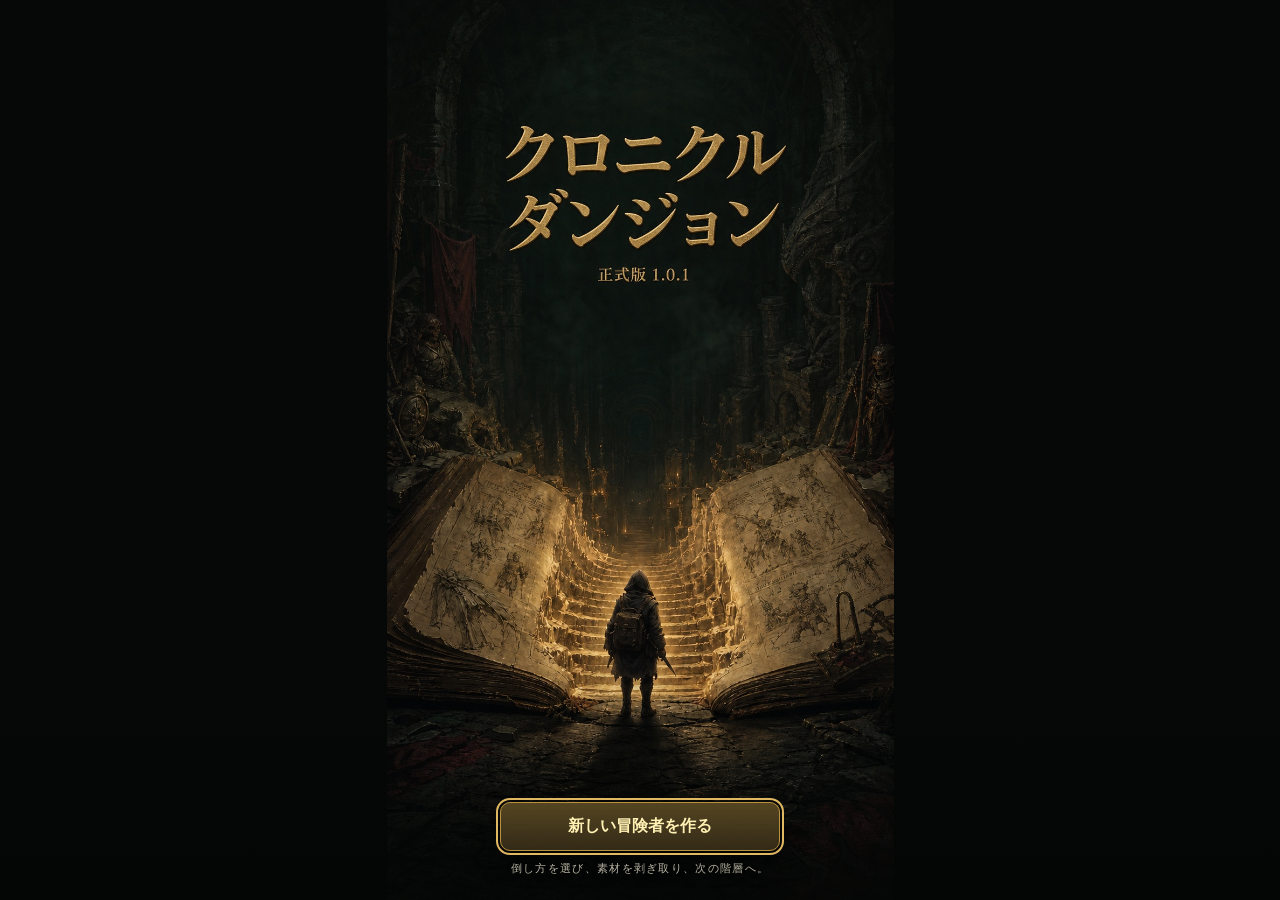
<file: index.html>
<!doctype html>
<html lang="ja">
  <head>
    <meta charset="utf-8">
    <meta name="viewport" content="width=device-width, initial-scale=1, viewport-fit=cover">
    <meta name="theme-color" content="#0b0f0d">
    <meta name="description" content="倒し方で素材が変わる、スマートフォン向けターン制ローグライクRPG。地下100階の踏破を目指すブラウザゲーム。">
    <title>クロニクル ダンジョン</title>
    <link rel="stylesheet" href="./css/style.css?v=20260716-critical-flee1">
  </head>
  <body>
    <section id="titleScreen" class="title-screen" role="dialog" aria-modal="true" aria-labelledby="titleHeading" aria-hidden="false">
      <p class="title-kicker">Turn-based Roguelike RPG</p>
      <h1 id="titleHeading">クロニクル<br>ダンジョン</h1>
      <p id="versionText" class="title-version"></p>
      <button id="titleStartButton" type="button">ゲームを始める</button>
      <p class="title-hint">倒し方を選び、素材を剥ぎ取り、次の階層へ。</p>
    </section>
    <aside id="saveWarning" class="save-warning hidden" role="alert" aria-live="assertive" aria-hidden="true">
      <p id="saveWarningText"></p>
      <button id="saveWarningReloadButton" class="hidden" type="button">最新データを再読み込み</button>
    </aside>
    <main id="appShell" class="app-shell town-mode" aria-label="クロニクル ダンジョン" aria-hidden="true" inert>
      <header class="status-bar">
        <div>
          <span>場所</span>
          <strong id="placeText">街</strong>
        </div>
        <div>
          <span>職業</span>
          <strong id="jobText">剣士</strong>
        </div>
        <div>
          <span>種族</span>
          <strong id="raceText">人間</strong>
        </div>
        <div class="status-hp">
          <span>HP</span>
          <strong><span id="hpText">0</span>/<span id="maxHpText">0</span></strong>
          <span class="hp-bar player-hp-bar" aria-hidden="true"><i id="playerHpFill"></i></span>
        </div>
        <div>
          <span>Lv</span>
          <strong id="levelText">1</strong>
        </div>
        <button id="audioButton" class="audio-button" type="button" aria-label="街で音楽を切り替える" aria-pressed="false">
          <span id="audioIcon">♪</span>
          <strong id="audioText">音楽</strong>
        </button>
      </header>

      <section class="character-strip" aria-label="能力値">
        <div><span>力</span><strong id="strengthText">0</strong></div>
        <div><span>素早さ</span><strong id="speedText">0</strong></div>
        <div><span>器用さ</span><strong id="dexterityText">0</strong></div>
        <div><span>耐久力</span><strong id="durabilityText">0</strong></div>
        <div><span>運</span><strong id="luckText">0</strong></div>
        <div><span>加速</span><strong id="accelerationText">0</strong></div>
        <div><span>所持金</span><strong><span id="goldText">0</span>G</strong></div>
      </section>

      <section class="equipment-strip" aria-label="装備">
        <div><span>武器</span><strong id="weaponText">-</strong></div>
        <div><span>上半身</span><strong id="upperText">-</strong></div>
        <div><span>下半身</span><strong id="lowerText">-</strong></div>
        <div><span>足回り</span><strong id="feetText">-</strong></div>
        <div><span>装飾1</span><strong id="accessory1Text">-</strong></div>
        <div><span>装飾2</span><strong id="accessory2Text">-</strong></div>
      </section>

      <nav class="tabs" aria-label="画面切り替え">
        <button type="button" data-view="town">街</button>
        <button type="button" data-view="dungeon">ダンジョン</button>
        <button type="button" data-view="research">調査</button>
        <button type="button" data-view="guild">ギルド</button>
        <button type="button" data-view="arena">闘技場</button>
        <button type="button" data-view="inn">宿屋</button>
        <button type="button" data-view="shop">商店</button>
        <button type="button" data-view="home">自宅</button>
        <button type="button" data-view="jobCenter">転職所</button>
        <button type="button" data-view="junkDealer">珍品店</button>
      </nav>

      <section id="townView" class="view"></section>
      <section id="innView" class="view hidden"></section>
      <section id="jobCenterView" class="view hidden"></section>
      <section id="dungeonView" class="view hidden">
        <div class="floor-line">
          <div>
            <span id="floorNameText">B1F</span>
            <strong id="floorText">浅い横穴</strong>
            <small id="actionPaceText">連続行動 1/1</small>
          </div>
          <button id="returnTownButton" type="button">帰還</button>
        </div>
        <div class="dungeon-projection">
          <aside id="dungeonStatsOverlay" class="dungeon-stats-overlay" aria-label="探索中の能力値">
            <div class="dungeon-hp-stat"><span>HP</span><strong><span id="dungeonHpText">0</span>/<span id="dungeonMaxHpText">0</span></strong><span class="hp-bar" aria-hidden="true"><i id="dungeonHpFill"></i></span></div>
            <div><span>力</span><strong id="dungeonStrengthText">0</strong></div>
            <div><span>素早</span><strong id="dungeonSpeedText">0</strong></div>
            <div><span>器用</span><strong id="dungeonDexterityText">0</strong></div>
            <div><span>耐久</span><strong id="dungeonDurabilityText">0</strong></div>
            <div><span>運</span><strong id="dungeonLuckText">0</strong></div>
            <div><span>加速</span><strong id="dungeonAccelerationText">0</strong></div>
          </aside>
          <div id="map" class="map" role="grid" aria-label="ダンジョンマップ" aria-rowcount="13" aria-colcount="13"></div>
        </div>
        <div class="dungeon-action-dock" aria-label="ダンジョン操作">
          <div id="magicMoveControls" class="magic-move-controls hidden" aria-label="職業能力">
            <button id="jobSkillButton" type="button">職業技</button>
            <button id="teleportButton" type="button">テレポート</button>
            <button id="timeStopButton" class="hidden" type="button">時間停止</button>
            <button id="activeSpellButton" class="hidden" type="button">習得魔法</button>
            <button id="recoveryMedicineButton" class="hidden" type="button" aria-hidden="true">エリクサー 0</button>
          </div>
          <div class="controls" aria-label="仮想8方向移動キー">
            <button type="button" data-move="up-left" aria-label="左上へ移動">↖</button>
            <button type="button" data-move="up" aria-label="上へ移動">▲</button>
            <button type="button" data-move="up-right" aria-label="右上へ移動">↗</button>
            <button type="button" data-move="left" aria-label="左へ移動">◀</button>
            <button type="button" id="waitButton" aria-label="待機・探索・剥ぎ取り">待</button>
            <button type="button" data-move="right" aria-label="右へ移動">▶</button>
            <button type="button" data-move="down-left" aria-label="左下へ移動">↙</button>
            <button type="button" data-move="down" aria-label="下へ移動">▼</button>
            <button type="button" data-move="down-right" aria-label="右下へ移動">↘</button>
          </div>
        </div>
      </section>
      <section id="homeView" class="view hidden"></section>
      <section id="researchView" class="view hidden"></section>
      <div id="researchResultCount" class="sr-only" aria-live="polite" aria-atomic="true"></div>
      <section id="shopView" class="view hidden"></section>
      <section id="junkDealerView" class="view hidden"></section>
      <section id="guildView" class="view hidden"></section>
      <section id="arenaView" class="view hidden"></section>

      <section class="log-panel" aria-labelledby="logPanelTitle">
        <div class="log-panel-toolbar">
          <span id="logPanelTitle">戦闘ログ</span>
          <button id="openLogHistoryButton" type="button" aria-haspopup="dialog" aria-controls="logHistoryPanel">
            全履歴 <span id="logHistoryCount" class="log-history-count">0</span>
          </button>
        </div>
        <div id="logList" class="log-list" role="log" aria-live="off" aria-label="最新の戦闘ログ"></div>
        <div id="liveLogAnnouncer" class="sr-only" aria-live="polite" aria-atomic="true"></div>
      </section>

      <section id="logHistoryPanel" class="modal log-history-modal hidden" role="dialog" aria-modal="true" aria-labelledby="logHistoryTitle" aria-describedby="logHistoryDescription" aria-hidden="true">
        <div class="modal-card log-history-card">
          <div class="log-history-heading">
            <span>冒険記録</span>
            <h2 id="logHistoryTitle">戦闘ログ全履歴</h2>
            <p id="logHistoryDescription">保存中の記録を新しい順に表示します。</p>
          </div>
          <div id="logHistoryList" class="log-history-list" role="log" aria-live="off" aria-label="戦闘ログ全履歴" tabindex="0"></div>
          <button id="closeLogHistoryButton" type="button">閉じる</button>
        </div>
      </section>

      <section id="confirmPanel" class="modal hidden" role="dialog" aria-modal="true" aria-labelledby="confirmTitle" aria-describedby="confirmText" aria-hidden="true">
        <div class="modal-card">
          <h2 id="confirmTitle">確認</h2>
          <p id="confirmText"></p>
          <div class="inline-actions">
            <button id="confirmOk" type="button">実行</button>
            <button id="confirmCancel" type="button">戻る</button>
          </div>
        </div>
      </section>

      <section id="setupPanel" class="modal hidden" role="dialog" aria-modal="true" aria-labelledby="setupTitle" aria-describedby="setupDescription" aria-hidden="true">
        <div class="modal-card setup-card">
          <h2 id="setupTitle">冒険者を作成</h2>
          <p id="setupDescription">種族と性格は途中変更できない。職業は街で切り替えられる。</p>
          <label class="name-entry">名前<input id="adventurerNameInput" type="text" maxlength="12" placeholder="たかし" autocomplete="off"></label>
          <div class="setup-selectors">
            <button id="openPersonalityPicker" class="setup-selector" type="button"></button>
            <button id="openJobPicker" class="setup-selector" type="button"></button>
            <button id="openRacePicker" class="setup-selector" type="button"></button>
          </div>
          <div id="setupSummary" class="setup-summary"></div>
          <div class="inline-actions">
            <button id="setupOk" type="button">この設定で開始</button>
            <button id="setupCancel" type="button">やめる</button>
          </div>
        </div>
      </section>

      <section id="setupPickerPanel" class="modal setup-picker-modal hidden" role="dialog" aria-modal="true" aria-labelledby="setupPickerTitle" aria-hidden="true">
        <div class="modal-card setup-picker-card">
          <h2 id="setupPickerTitle">選択</h2>
          <div id="setupPickerList" class="choice-grid setup-picker-list"></div>
          <button id="setupPickerClose" type="button">戻る</button>
        </div>
      </section>

      <section id="depthPickerPanel" class="modal depth-picker-modal hidden" role="dialog" aria-modal="true" aria-labelledby="depthPickerTitle" aria-hidden="true">
        <div class="modal-card depth-picker-card">
          <h2 id="depthPickerTitle">出発階層を選ぶ</h2>
          <p>撃破した十階層ごとの守護者に応じて、街から深層へ直接出発できる。</p>
          <div id="depthPickerList" class="choice-grid depth-picker-list"></div>
          <button id="depthPickerClose" type="button">戻る</button>
        </div>
      </section>

      <section id="monsterInfoPanel" class="modal monster-info-modal hidden" role="dialog" aria-modal="true" aria-label="モンスター情報" aria-hidden="true">
        <div class="modal-card monster-info-card">
          <div id="monsterInfoContent"></div>
          <button id="monsterInfoClose" type="button">閉じる</button>
        </div>
      </section>

      <section id="levelUpEffect" class="level-up-effect" aria-live="polite" aria-hidden="true">
        <strong>LEVEL UP</strong>
        <h2 id="levelUpTitle">Lv2</h2>
        <div id="levelUpGrowth" class="level-up-growth"></div>
      </section>

      <section id="deathEffect" class="death-effect" aria-live="assertive" aria-hidden="true">
        <div class="death-mark">†</div>
        <strong>YOU DIED</strong>
        <blockquote id="deathCryText" class="death-cry-text"></blockquote>
        <p id="deathReasonText"></p>
      </section>

      <section id="deathReviewPanel" class="death-review-panel hidden" role="dialog" aria-modal="true" aria-labelledby="deathReviewTitle" aria-hidden="true">
        <div class="death-review-card">
          <span>冒険記録</span>
          <h2 id="deathReviewTitle">冒険者は倒れた</h2>
          <p id="deathReviewReason"></p>
          <div id="deathReviewLog" class="death-review-log" role="log" aria-label="死亡直前のログ" tabindex="0"></div>
          <button id="continueAfterDeathButton" type="button">記録を閉じて次の冒険者へ</button>
        </div>
      </section>

      <section id="developerPanel" class="modal developer-modal hidden" role="dialog" aria-modal="true" aria-labelledby="developerTitle" aria-hidden="true">
        <div class="modal-card developer-card">
          <div class="developer-heading">
            <span>DEBUG MODE</span>
            <h2 id="developerTitle">バランス調整</h2>
            <p>ここで行った変更は現在のセーブへ反映されます。</p>
          </div>
          <div id="developerPanelBody"></div>
          <button id="closeDeveloperPanelButton" type="button">閉じる</button>
        </div>
      </section>
    </main>

    <script src="./data/materials.js?v=20260712-junkstock1"></script>
    <script src="./data/races.js?v=20260712-growth1"></script>
    <script src="./data/jobs.js?v=20260712-speed-balance1"></script>
    <script src="./data/personalities.js?v=20260712-glutton1"></script>
    <script src="./data/equipment.js?v=20260712-audit360"></script>
    <script src="./data/treasures.js?v=20260712-magic-rework1"></script>
    <script src="./data/monsters.js?v=20260716-name-atlas1"></script>
    <script src="./data/monster-name-atlas.js?v=20260716-name-atlas1"></script>
    <script src="./data/floors.js?v=20260712-goldthief70pct"></script>
    <script src="./js/unique-dialogue.js?v=20260711-cleanup4"></script>
    <script src="./js/utils.js?v=20260711-cleanup4"></script>
    <script src="./js/threat-system.js?v=20260711-cleanup4"></script>
    <script src="./js/dungeon-generator.js?v=20260711-cleanup4"></script>
    <script src="./js/artifact-generator.js?v=20260712-lategame-boost1"></script>
    <script src="./js/economy.js?v=20260712-shop-price20"></script>
    <script src="./js/character-system.js?v=20260712-audit360"></script>
    <script src="./js/bounty-system.js?v=20260712-audit360"></script>
    <script src="./js/inn-content.js?v=20260712-cleanup1"></script>
    <script src="./js/audio-effects.js?v=20260716-combat-sequence1"></script>
    <script src="./js/surreal-text.js?v=20260712-surreal1"></script>
    <script src="./js/main.js?v=20260716-critical-flee-name-atlas1"></script>
  </body>
</html>
</file>
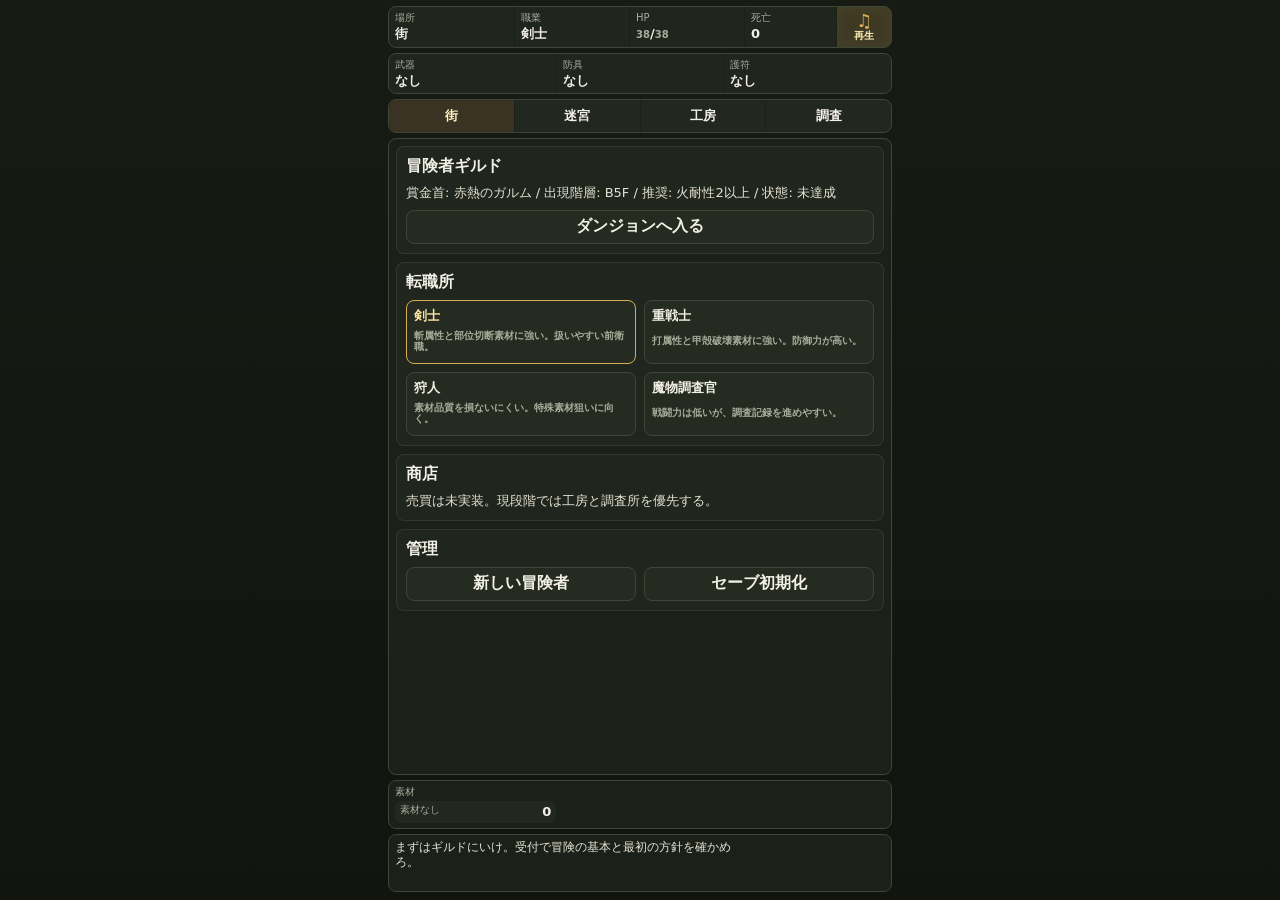
<file: hagitori-dungeon-github-pages-20260710/index.html>
<!doctype html>
<html lang="ja">
  <head>
    <meta charset="utf-8">
    <meta name="viewport" content="width=device-width, initial-scale=1, viewport-fit=cover">
    <meta name="theme-color" content="#11140f">
    <title>剥ぎ取りダンジョン Prototype</title>
    <link rel="stylesheet" href="./css/style.css?v=20260710-clean1">
  </head>
  <body>
    <main class="app-shell" aria-label="剥ぎ取りダンジョン">
      <header class="status-bar">
        <div>
          <span>場所</span>
          <strong id="placeText">街</strong>
        </div>
        <div>
          <span>職業</span>
          <strong id="jobText">剣士</strong>
        </div>
        <div>
          <span>HP</span>
          <strong><span id="hpText">0</span>/<span id="maxHpText">0</span></strong>
        </div>
        <div>
          <span>死亡</span>
          <strong id="deathText">0</strong>
        </div>
        <button id="audioButton" class="audio-button" type="button" aria-label="音楽を切り替える">
          <span id="audioIcon">♪</span>
          <strong id="audioText">音楽</strong>
        </button>
      </header>

      <section class="equipment-strip" aria-label="装備">
        <div><span>武器</span><strong id="weaponText">-</strong></div>
        <div><span>防具</span><strong id="armorText">-</strong></div>
        <div><span>護符</span><strong id="charmText">-</strong></div>
      </section>

      <nav class="tabs" aria-label="画面切り替え">
        <button type="button" data-view="town">街</button>
        <button type="button" data-view="dungeon">迷宮</button>
        <button type="button" data-view="workshop">工房</button>
        <button type="button" data-view="research">調査</button>
      </nav>

      <section id="townView" class="view"></section>
      <section id="dungeonView" class="view hidden">
        <div class="floor-line">
          <div>
            <span id="floorNameText">B1F</span>
            <strong id="floorText">浅い横穴</strong>
          </div>
          <button id="returnTownButton" type="button">帰還</button>
        </div>
        <div id="map" class="map" role="grid" aria-label="ダンジョンマップ"></div>
        <div class="controls" aria-label="仮想8方向移動キー">
          <button type="button" data-move="up-left" aria-label="左上へ移動">↖</button>
          <button type="button" data-move="up">▲</button>
          <button type="button" data-move="up-right" aria-label="右上へ移動">↗</button>
          <button type="button" data-move="left">◀</button>
          <button type="button" id="waitButton">待</button>
          <button type="button" data-move="right">▶</button>
          <button type="button" data-move="down-left" aria-label="左下へ移動">↙</button>
          <button type="button" data-move="down">▼</button>
          <button type="button" data-move="down-right" aria-label="右下へ移動">↘</button>
        </div>
      </section>
      <section id="workshopView" class="view hidden"></section>
      <section id="researchView" class="view hidden"></section>

      <section class="materials-panel" aria-label="素材">
        <div class="panel-title">素材</div>
        <div id="materialsList" class="materials-list"></div>
      </section>

      <section class="log-panel" aria-live="polite" aria-label="戦闘ログ">
        <div id="logList"></div>
      </section>

      <section id="confirmPanel" class="modal hidden" aria-label="確認">
        <div class="modal-card">
          <h2 id="confirmTitle">確認</h2>
          <p id="confirmText"></p>
          <div class="inline-actions">
            <button id="confirmOk" type="button">実行</button>
            <button id="confirmCancel" type="button">戻る</button>
          </div>
        </div>
      </section>
    </main>

    <script src="./data/materials.js"></script>
    <script src="./data/jobs.js"></script>
    <script src="./data/equipment.js"></script>
    <script src="./data/monsters.js"></script>
    <script src="./data/floors.js"></script>
    <script src="./js/main.js?v=20260710-clean1"></script>
  </body>
</html>
</file>
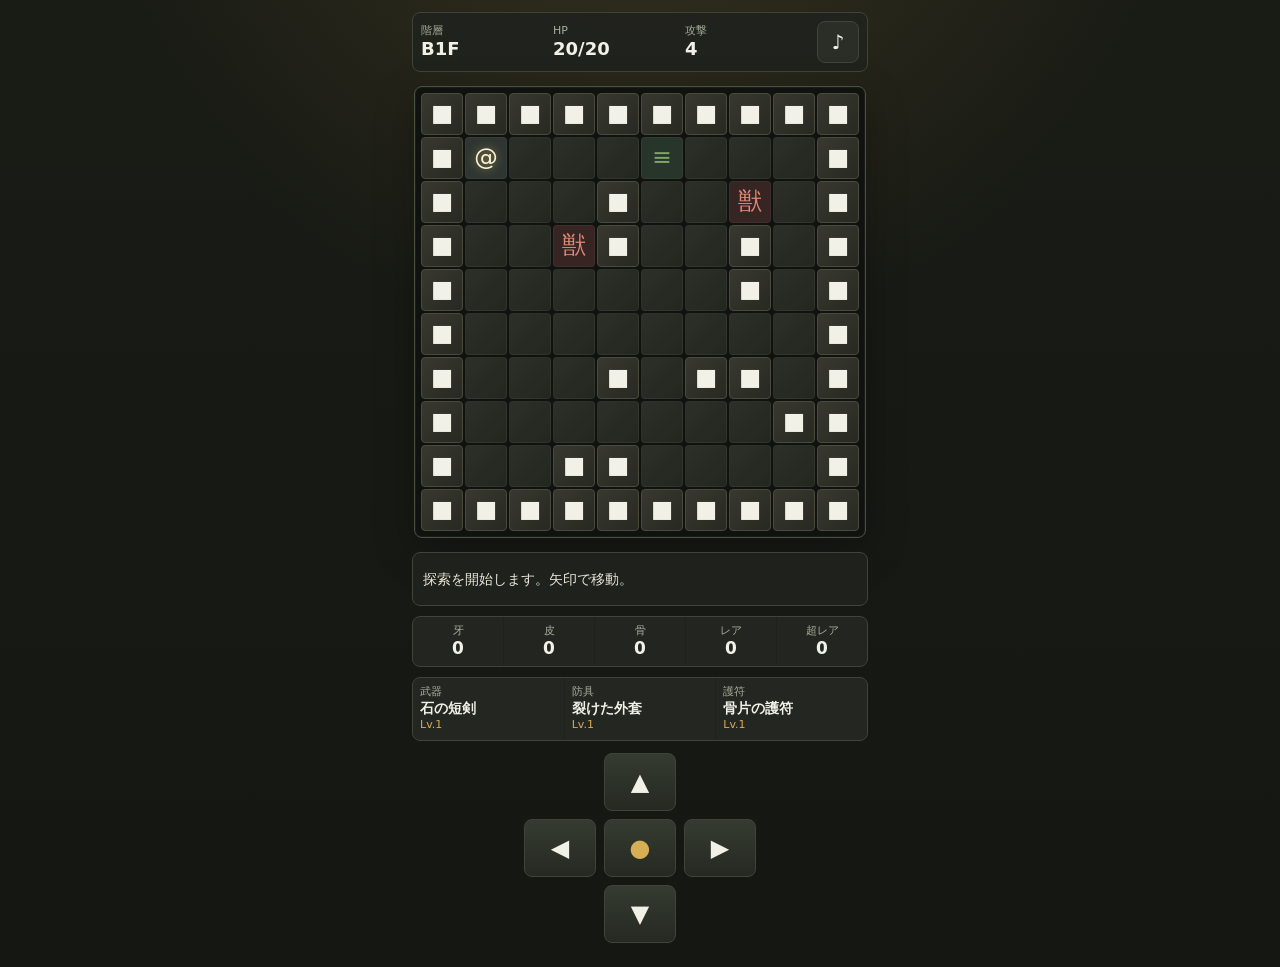
<file: src/index.html>
<!doctype html>
<html lang="ja">
  <head>
    <meta charset="utf-8">
    <meta name="viewport" content="width=device-width, initial-scale=1, viewport-fit=cover">
    <meta name="theme-color" content="#151713">
    <title>剥ぎ取りダンジョン Prototype</title>
    <link rel="stylesheet" href="./styles.css">
  </head>
  <body>
    <main class="game-shell" aria-label="剥ぎ取りダンジョン">
      <section class="topbar" aria-label="ステータス">
        <div>
          <span class="label">階層</span>
          <strong id="floorText">B1F</strong>
        </div>
        <div>
          <span class="label">HP</span>
          <strong><span id="hpText">20</span>/<span id="maxHpText">20</span></strong>
        </div>
        <div>
          <span class="label">攻撃</span>
          <strong id="attackText">4</strong>
        </div>
        <button id="musicButton" class="icon-button" type="button" aria-label="音楽切り替え" title="音楽">♪</button>
      </section>

      <section class="map-wrap" aria-label="ダンジョン">
        <div id="map" class="map" role="grid" aria-label="ダンジョンマップ"></div>
      </section>

      <section class="message-panel" aria-live="polite">
        <p id="messageText">探索を開始します。矢印で移動。</p>
      </section>

      <section class="materials" aria-label="素材">
        <div><span>牙</span><strong id="fangCount">0</strong></div>
        <div><span>皮</span><strong id="hideCount">0</strong></div>
        <div><span>骨</span><strong id="boneCount">0</strong></div>
        <div><span>レア</span><strong id="rareCount">0</strong></div>
        <div><span>超レア</span><strong id="ultraCount">0</strong></div>
      </section>

      <section class="equipment" aria-label="装備">
        <div>
          <span class="label">武器</span>
          <strong id="weaponText">石の短剣</strong>
          <small id="weaponLevelText">Lv.1</small>
        </div>
        <div>
          <span class="label">防具</span>
          <strong id="armorText">裂けた外套</strong>
          <small id="armorLevelText">Lv.1</small>
        </div>
        <div>
          <span class="label">護符</span>
          <strong id="charmText">骨片の護符</strong>
          <small id="charmLevelText">Lv.1</small>
        </div>
      </section>

      <section id="lootPanel" class="loot-panel hidden" aria-label="剥ぎ取り">
        <div>
          <span class="label">剥ぎ取り</span>
          <strong id="lootEnemyText">獣</strong>
        </div>
        <div id="lootChoices" class="loot-choices"></div>
      </section>

      <section class="controls" aria-label="操作">
        <button class="move blank" type="button" tabindex="-1" aria-hidden="true"></button>
        <button class="move" type="button" data-dir="up" aria-label="上へ移動">▲</button>
        <button class="move blank" type="button" tabindex="-1" aria-hidden="true"></button>
        <button class="move" type="button" data-dir="left" aria-label="左へ移動">◀</button>
        <button id="waitButton" class="move wait" type="button" aria-label="待機">●</button>
        <button class="move" type="button" data-dir="right" aria-label="右へ移動">▶</button>
        <button class="move blank" type="button" tabindex="-1" aria-hidden="true"></button>
        <button class="move" type="button" data-dir="down" aria-label="下へ移動">▼</button>
        <button class="move blank" type="button" tabindex="-1" aria-hidden="true"></button>
      </section>

      <section id="endPanel" class="end-panel hidden" aria-label="結果">
        <h1 id="endTitle">結果</h1>
        <p id="endText"></p>
        <button id="restartButton" type="button">もう一度潜る</button>
      </section>
    </main>

    <script src="./game.js?v=4"></script>
  </body>
</html>
</file>
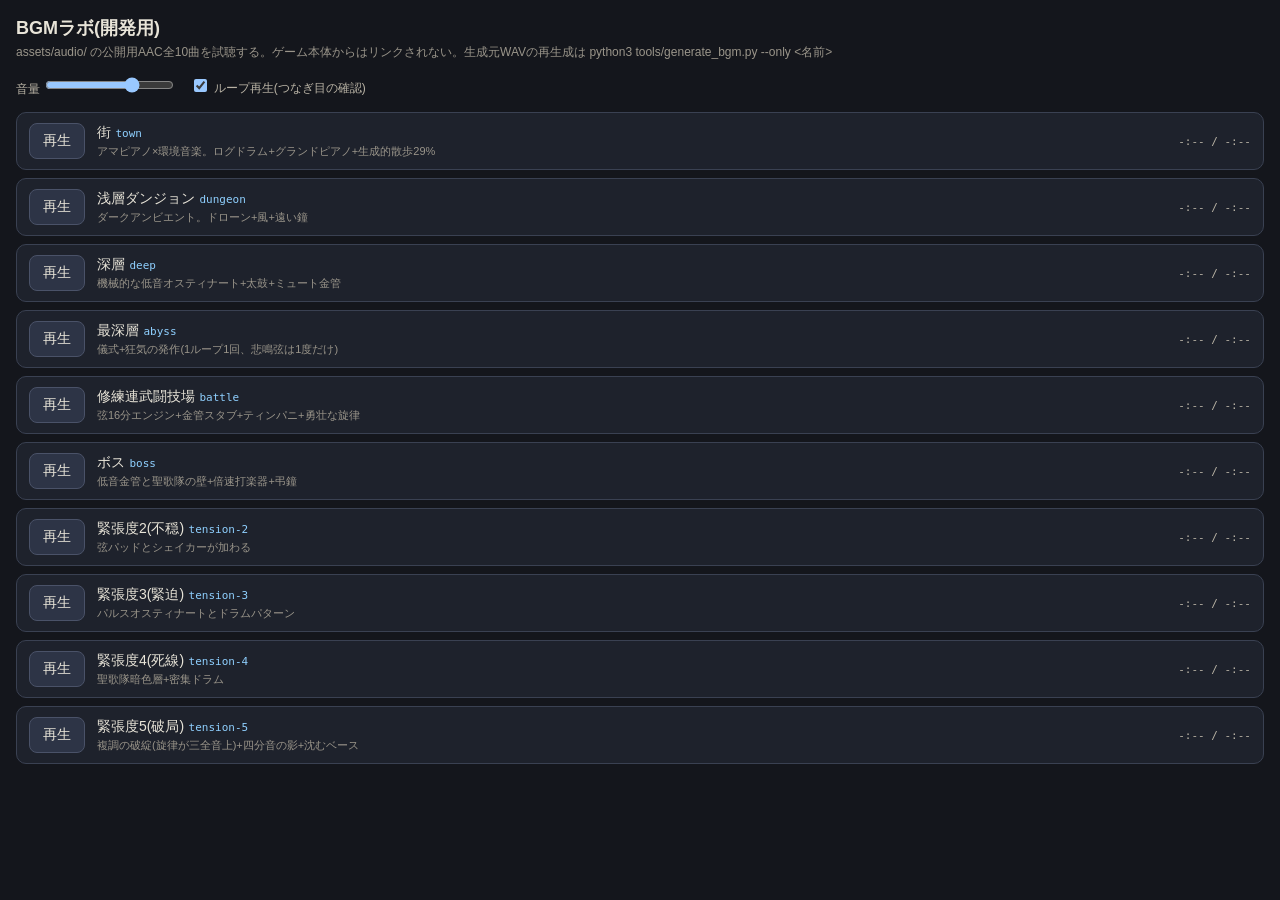
<file: tools/bgm_lab.html>
<!DOCTYPE html>
<html lang="ja">
<head>
<meta charset="utf-8">
<meta name="viewport" content="width=device-width, initial-scale=1">
<title>BGMラボ - 剥ぎ取りダンジョン</title>
<style>
  :root { color-scheme: dark; }
  body {
    margin: 0; padding: 16px; background: #14161c; color: #e8e4d8;
    font-family: "Hiragino Kaku Gothic ProN", "Noto Sans JP", sans-serif;
  }
  h1 { font-size: 18px; margin: 0 0 4px; }
  p.note { font-size: 12px; color: #9a958a; margin: 0 0 14px; }
  .controls { display: flex; gap: 14px; align-items: center; margin-bottom: 14px; flex-wrap: wrap; font-size: 12px; color: #b8b2a4; }
  .track {
    display: flex; align-items: center; gap: 12px; padding: 10px 12px; margin-bottom: 8px;
    background: #1e222c; border: 1px solid #3a4152; border-radius: 10px;
  }
  .track.playing { border-color: #d8b25a; background: #262b38; }
  .track button {
    background: #2d3446; color: #e8e4d8; border: 1px solid #4a5268; border-radius: 8px;
    width: 56px; padding: 8px 0; font-size: 14px; cursor: pointer; flex-shrink: 0;
  }
  .track button:active { background: #3a4358; }
  .meta { flex: 1; min-width: 0; }
  .meta .name { font-size: 14px; }
  .meta .file { font-family: ui-monospace, monospace; font-size: 11px; color: #8fd0ff; }
  .meta .desc { font-size: 11px; color: #9a958a; margin-top: 2px; }
  .time { font-family: ui-monospace, monospace; font-size: 11px; color: #b8b2a4; width: 88px; text-align: right; flex-shrink: 0; }
</style>
</head>
<body>
<h1>BGMラボ(開発用)</h1>
<p class="note">assets/audio/ の公開用AAC全10曲を試聴する。ゲーム本体からはリンクされない。生成元WAVの再生成は python3 tools/generate_bgm.py --only &lt;名前&gt;</p>
<div class="controls">
  <label>音量 <input id="volume" type="range" min="0" max="100" value="70"></label>
  <label><input id="loop" type="checkbox" checked> ループ再生(つなぎ目の確認)</label>
</div>
<div id="list"></div>
<script>
(function () {
  "use strict";
  const TRACKS = [
    ["town", "town-bgm.m4a", "街", "アマピアノ×環境音楽。ログドラム+グランドピアノ+生成的散歩29%"],
    ["dungeon", "dungeon-bgm.m4a", "浅層ダンジョン", "ダークアンビエント。ドローン+風+遠い鐘"],
    ["deep", "deep-bgm.m4a", "深層", "機械的な低音オスティナート+太鼓+ミュート金管"],
    ["abyss", "abyss-bgm.m4a", "最深層", "儀式+狂気の発作(1ループ1回、悲鳴弦は1度だけ)"],
    ["battle", "battle-bgm.m4a", "修練連武闘技場", "弦16分エンジン+金管スタブ+ティンパニ+勇壮な旋律"],
    ["boss", "boss-bgm.m4a", "ボス", "低音金管と聖歌隊の壁+倍速打楽器+弔鐘"],
    ["tension-2", "tension-2-bgm.m4a", "緊張度2(不穏)", "弦パッドとシェイカーが加わる"],
    ["tension-3", "tension-3-bgm.m4a", "緊張度3(緊迫)", "パルスオスティナートとドラムパターン"],
    ["tension-4", "tension-4-bgm.m4a", "緊張度4(死線)", "聖歌隊暗色層+密集ドラム"],
    ["tension-5", "tension-5-bgm.m4a", "緊張度5(破局)", "複調の破綻(旋律が三全音上)+四分音の影+沈むベース"],
  ];
  const list = document.getElementById("list");
  const volume = document.getElementById("volume");
  const loop = document.getElementById("loop");
  let current = null;

  function fmt(seconds) {
    if (!Number.isFinite(seconds)) return "-:--";
    const m = Math.floor(seconds / 60);
    const s = Math.floor(seconds % 60);
    return m + ":" + String(s).padStart(2, "0");
  }

  TRACKS.forEach(([id, file, name, desc]) => {
    const row = document.createElement("div");
    row.className = "track";
    const button = document.createElement("button");
    button.textContent = "再生";
    const meta = document.createElement("div");
    meta.className = "meta";
    meta.innerHTML = '<span class="name">' + name + '</span> <span class="file">' + id + "</span><div class=\"desc\">" + desc + "</div>";
    const time = document.createElement("div");
    time.className = "time";
    time.textContent = "-:-- / -:--";
    const audio = new Audio("../assets/audio/" + file);
    audio.preload = "none";
    audio.loop = loop.checked;
    audio.volume = Number(volume.value) / 100;

    audio.addEventListener("timeupdate", () => { time.textContent = fmt(audio.currentTime) + " / " + fmt(audio.duration); });
    audio.addEventListener("ended", () => { button.textContent = "再生"; row.classList.remove("playing"); });

    button.addEventListener("click", () => {
      if (current && current.audio !== audio) {
        current.audio.pause();
        current.audio.currentTime = 0;
        current.button.textContent = "再生";
        current.row.classList.remove("playing");
      }
      if (audio.paused) {
        audio.loop = loop.checked;
        audio.volume = Number(volume.value) / 100;
        audio.play();
        button.textContent = "停止";
        row.classList.add("playing");
        current = { audio, button, row };
      } else {
        audio.pause();
        audio.currentTime = 0;
        button.textContent = "再生";
        row.classList.remove("playing");
        current = null;
      }
    });

    volume.addEventListener("input", () => { audio.volume = Number(volume.value) / 100; });
    loop.addEventListener("change", () => { audio.loop = loop.checked; });

    row.appendChild(button);
    row.appendChild(meta);
    row.appendChild(time);
    list.appendChild(row);
  });

  // ページが見えなくなったら必ず停止する。埋め込みブラウザやバックグラウンド
  // タブで音だけ鳴り続ける事故を防ぐ（試聴ツールなので自動再開はしない）。
  document.addEventListener("visibilitychange", () => {
    if (document.hidden && current) {
      current.audio.pause();
      current.audio.currentTime = 0;
      current.button.textContent = "再生";
      current.row.classList.remove("playing");
      current = null;
    }
  });
})();
</script>
</body>
</html>
</file>
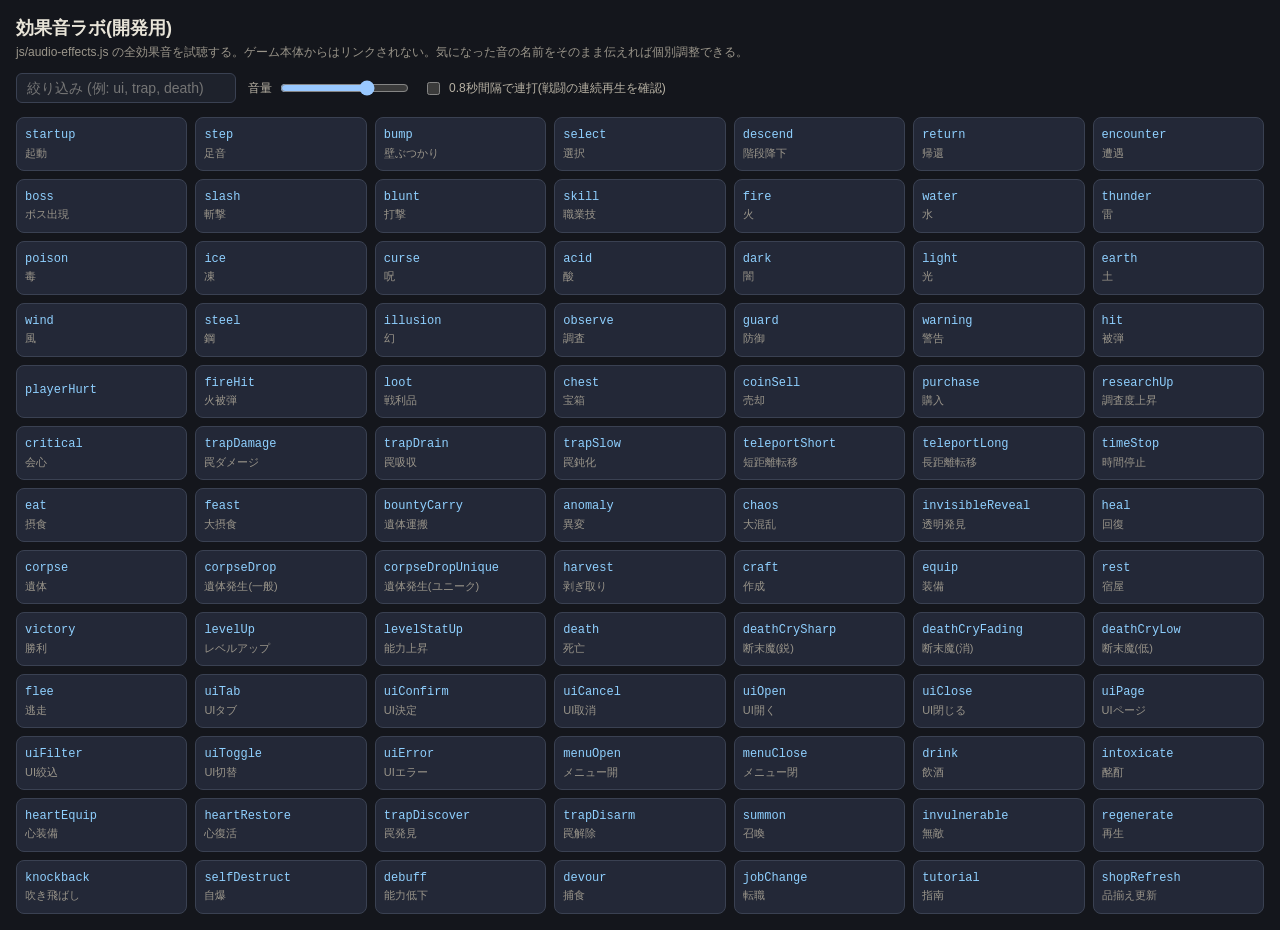
<file: tools/sfx_lab.html>
<!DOCTYPE html>
<html lang="ja">
<head>
<meta charset="utf-8">
<meta name="viewport" content="width=device-width, initial-scale=1">
<title>効果音ラボ - 剥ぎ取りダンジョン</title>
<style>
  :root { color-scheme: dark; }
  body {
    margin: 0; padding: 16px; background: #14161c; color: #e8e4d8;
    font-family: "Hiragino Kaku Gothic ProN", "Noto Sans JP", sans-serif;
  }
  h1 { font-size: 18px; margin: 0 0 4px; }
  p.note { font-size: 12px; color: #9a958a; margin: 0 0 12px; }
  .controls { display: flex; gap: 12px; align-items: center; margin-bottom: 14px; flex-wrap: wrap; }
  .controls input[type="search"] {
    background: #1e222c; color: #e8e4d8; border: 1px solid #3a4152; border-radius: 6px;
    padding: 6px 10px; font-size: 14px; width: 220px;
  }
  .controls label { font-size: 12px; color: #b8b2a4; display: flex; align-items: center; gap: 6px; }
  .grid { display: grid; grid-template-columns: repeat(auto-fill, minmax(150px, 1fr)); gap: 8px; }
  button.sfx {
    background: #232837; color: #e8e4d8; border: 1px solid #3a4152; border-radius: 8px;
    padding: 10px 8px; font-size: 13px; cursor: pointer; text-align: left; line-height: 1.3;
  }
  button.sfx:hover { background: #2d3446; border-color: #5a6478; }
  button.sfx:active { background: #3a4358; }
  button.sfx .en { display: block; font-family: ui-monospace, monospace; font-size: 12px; color: #8fd0ff; }
  button.sfx .ja { display: block; font-size: 11px; color: #9a958a; margin-top: 2px; }
  button.sfx.recent { border-color: #d8b25a; }
</style>
</head>
<body>
<h1>効果音ラボ(開発用)</h1>
<p class="note">js/audio-effects.js の全効果音を試聴する。ゲーム本体からはリンクされない。気になった音の名前をそのまま伝えれば個別調整できる。</p>
<div class="controls">
  <input id="search" type="search" placeholder="絞り込み (例: ui, trap, death)">
  <label>音量 <input id="volume" type="range" min="0" max="100" value="70"></label>
  <label><input id="repeat" type="checkbox"> 0.8秒間隔で連打(戦闘の連続再生を確認)</label>
</div>
<div class="grid" id="grid"></div>
<script src="../js/audio-effects.js"></script>
<script>
(function () {
  "use strict";
  const LABELS = {
    startup: "起動", step: "足音", bump: "壁ぶつかり", select: "選択", descend: "階段降下",
    return: "帰還", encounter: "遭遇", boss: "ボス出現", slash: "斬撃", blunt: "打撃",
    skill: "職業技", fire: "火", water: "水", thunder: "雷", poison: "毒", ice: "凍",
    curse: "呪", acid: "酸", dark: "闇", light: "光", earth: "土", wind: "風",
    steel: "鋼", illusion: "幻", observe: "調査", guard: "防御", warning: "警告",
    hit: "被弾", fireHit: "火被弾", loot: "戦利品", chest: "宝箱", coinSell: "売却",
    purchase: "購入", researchUp: "調査度上昇", critical: "会心", trapDamage: "罠ダメージ",
    trapDrain: "罠吸収", trapSlow: "罠鈍化", teleportShort: "短距離転移", teleportLong: "長距離転移",
    timeStop: "時間停止", eat: "摂食", feast: "大摂食", bountyCarry: "遺体運搬",
    anomaly: "異変", chaos: "大混乱", invisibleReveal: "透明発見", heal: "回復",
    corpse: "遺体", corpseDrop: "遺体発生(一般)", corpseDropUnique: "遺体発生(ユニーク)",
    harvest: "剥ぎ取り", craft: "作成", equip: "装備", rest: "宿屋",
    victory: "勝利", levelUp: "レベルアップ", levelStatUp: "能力上昇", death: "死亡",
    deathCrySharp: "断末魔(鋭)", deathCryFading: "断末魔(消)", deathCryLow: "断末魔(低)",
    flee: "逃走", uiTab: "UIタブ", uiConfirm: "UI決定", uiCancel: "UI取消", uiOpen: "UI開く",
    uiClose: "UI閉じる", uiPage: "UIページ", uiFilter: "UI絞込", uiToggle: "UI切替",
    uiError: "UIエラー", menuOpen: "メニュー開", menuClose: "メニュー閉", drink: "飲酒",
    intoxicate: "酩酊", heartEquip: "心装備", heartRestore: "心復活", trapDiscover: "罠発見",
    trapDisarm: "罠解除", summon: "召喚", invulnerable: "無敵", regenerate: "再生",
    knockback: "吹き飛ばし", selfDestruct: "自爆", debuff: "能力低下", devour: "捕食",
    jobChange: "転職", tutorial: "指南", shopRefresh: "品揃え更新",
  };

  let context = null;
  let sfx = null;
  let master = null;
  let repeatTimer = null;

  function ensureAudio() {
    if (sfx) return sfx;
    context = new (window.AudioContext || window.webkitAudioContext)();
    master = context.createGain();
    master.gain.value = Number(document.getElementById("volume").value) / 100;
    master.connect(context.destination);
    sfx = window.HD_SFX.create(context, master);
    return sfx;
  }

  function play(type) {
    const engine = ensureAudio();
    if (context.state === "suspended") context.resume();
    engine.play(type);
  }

  const grid = document.getElementById("grid");
  const types = window.HD_SFX.create(null, null).types;
  types.forEach((type) => {
    const button = document.createElement("button");
    button.className = "sfx";
    button.dataset.type = type;
    button.innerHTML = '<span class="en">' + type + '</span><span class="ja">' + (LABELS[type] || "") + "</span>";
    button.addEventListener("click", () => {
      document.querySelectorAll("button.sfx.recent").forEach((b) => b.classList.remove("recent"));
      button.classList.add("recent");
      if (repeatTimer) { clearInterval(repeatTimer); repeatTimer = null; }
      play(type);
      if (document.getElementById("repeat").checked) {
        repeatTimer = setInterval(() => play(type), 800);
        setTimeout(() => { if (repeatTimer) { clearInterval(repeatTimer); repeatTimer = null; } }, 5000);
      }
    });
    grid.appendChild(button);
  });

  document.getElementById("search").addEventListener("input", (event) => {
    const query = event.target.value.trim().toLowerCase();
    document.querySelectorAll("button.sfx").forEach((button) => {
      const type = button.dataset.type.toLowerCase();
      const ja = (LABELS[button.dataset.type] || "").toLowerCase();
      button.style.display = !query || type.includes(query) || ja.includes(query) ? "" : "none";
    });
  });

  document.getElementById("volume").addEventListener("input", (event) => {
    if (master) master.gain.value = Number(event.target.value) / 100;
  });
})();
</script>
</body>
</html>
</file>
<file: css/style.css>
:root {
  color-scheme: dark;
  --bg: #0b0f0d;
  --line: #35423b;
  --text: #f4f1e8;
  --muted: #9da9a2;
  --gold: #e0b862;
  --shadow: 0 10px 28px rgba(0, 0, 0, 0.32);
  --tile: clamp(18px, min(31px, calc((100vw - 48px) / 13), calc((100svh - 360px) / 13)), 31px);
  font-family: system-ui, -apple-system, BlinkMacSystemFont, "Hiragino Sans", "Yu Gothic", sans-serif;
}

* {
  box-sizing: border-box;
  -webkit-tap-highlight-color: transparent;
}

html,
body {
  height: 100%;
  margin: 0;
  background:
    radial-gradient(circle at 50% -10%, rgba(181, 139, 65, 0.13), transparent 38%),
    linear-gradient(180deg, #121815 0%, var(--bg) 100%);
  color: var(--text);
  overflow: hidden;
}

body {
  display: flex;
  justify-content: center;
  touch-action: manipulation;
}

button {
  min-height: 34px;
  border: 1px solid var(--line);
  border-radius: 10px;
  background: linear-gradient(180deg, #26312c, #1b231f);
  color: var(--text);
  font: inherit;
  font-weight: 700;
  box-shadow: inset 0 1px rgba(255, 255, 255, 0.035), 0 2px 8px rgba(0, 0, 0, 0.18);
  transition: transform 0.12s ease, border-color 0.12s ease, filter 0.12s ease, background 0.12s ease;
}

button:disabled {
  opacity: 0.45;
}

button:active:not(:disabled) {
  transform: translateY(1px);
  filter: brightness(1.12);
}

.app-shell {
  width: min(100vw, 520px);
  height: 100svh;
  padding: max(6px, env(safe-area-inset-top)) 8px max(8px, env(safe-area-inset-bottom));
  display: grid;
  grid-template-rows: auto auto auto auto minmax(0, 1fr) clamp(140px, 20svh, 190px);
  gap: 6px;
  position: relative;
  overflow: hidden;
}

.app-shell.arena-mode {
  grid-template-rows: auto auto auto minmax(0, 1fr) clamp(104px, 17svh, 144px);
  background:
    radial-gradient(circle at 50% 24%, rgba(151, 57, 45, 0.2), transparent 48%),
    linear-gradient(180deg, rgba(25, 18, 15, 0.96), rgba(10, 9, 8, 0.99));
}

.app-shell.dungeon-mode {
  /* 高さ予算: 上部ログ105px + ヘッダー約90px + 操作パッド156px + 余白約40px。
     328px では中背丈端末(667px級)でパッド下段がログに重なった。 */
  --tile: clamp(15px, min(32px, calc((100vw - 42px) / 13), calc((100svh - 390px) / 13)), 32px);
  grid-template-columns: minmax(0, 1fr);
  grid-template-rows: clamp(105px, 15svh, 132px) minmax(0, 1fr);
  background:
    radial-gradient(circle at 50% 26%, rgba(74, 101, 84, 0.2), transparent 48%),
    linear-gradient(180deg, rgba(15, 22, 18, 0.94), rgba(8, 12, 10, 0.98));
}

.app-shell.dungeon-mode .status-bar {
  display: none;
}

.app-shell.dungeon-mode .status-hp {
  display: none;
}

.app-shell.dungeon-mode > .character-strip {
  display: none;
}

.app-shell.dungeon-mode #dungeonView {
  grid-column: 1;
  grid-row: 2;
  padding-bottom: 7px;
  scroll-padding-bottom: 7px;
  overflow: hidden;
}

.app-shell.dungeon-mode .log-panel {
  grid-column: 1 / -1;
  grid-row: 1;
}

.app-shell.dungeon-mode .equipment-strip {
  display: none;
}

.app-shell.dungeon-mode .tabs,
.app-shell.arena-mode .tabs {
  display: none;
}

.app-shell.town-mode #dungeonView {
  display: none !important;
}

.app-shell.town-mode {
  background:
    radial-gradient(circle at 50% 18%, rgba(171, 119, 47, 0.18), transparent 48%),
    linear-gradient(180deg, rgba(20, 22, 17, 0.92), rgba(10, 13, 11, 0.98));
}

.app-shell.town-mode .tabs {
  border-color: rgba(214, 174, 84, 0.55);
  background: rgba(52, 42, 27, 0.96);
}

.app-shell.dungeon-mode .equipment-strip,
.app-shell.dungeon-mode .log-panel,
.app-shell.arena-mode .status-bar,
.app-shell.arena-mode .equipment-strip,
.app-shell.arena-mode .log-panel {
  border-color: #4f6048;
  background: rgba(18, 25, 18, 0.97);
}

.app-shell.arena-mode .status-bar,
.app-shell.arena-mode .equipment-strip,
.app-shell.arena-mode .log-panel {
  border-color: rgba(156, 76, 62, 0.62);
  background: rgba(27, 18, 16, 0.97);
}

.status-bar,
.equipment-strip,
.tabs,
.view,
.log-panel,
.floor-line {
  border: 1px solid var(--line);
  border-radius: 11px;
  background: linear-gradient(180deg, rgba(29, 37, 32, 0.97), rgba(18, 24, 20, 0.97));
  box-shadow: inset 0 1px rgba(255, 255, 255, 0.025), var(--shadow);
}

.status-bar {
  display: grid;
  grid-template-columns: 0.9fr 0.9fr 0.9fr 1fr 0.62fr 54px;
  gap: 1px;
  overflow: hidden;
}

.status-bar > div,
.equipment-strip > div,
.floor-line > div,
.character-strip > div {
  display: grid;
  gap: 2px;
  padding: 5px 6px;
  background: rgba(255, 255, 255, 0.025);
  min-width: 0;
}

.hp-bar {
  display: block;
  height: 5px;
  overflow: hidden;
  border-radius: 999px;
  background: rgba(0, 0, 0, 0.55);
  box-shadow: inset 0 0 0 1px rgba(255, 255, 255, 0.08);
}

.hp-bar i,
.mini-hp-bar i {
  display: block;
  height: 100%;
  transition: width 0.18s ease, background-color 0.18s ease;
}

.hp-healthy { background: linear-gradient(90deg, #4f9b55, #89d06d); }
.hp-warning { background: linear-gradient(90deg, #b58a2d, #e4c458); }
.hp-critical { background: linear-gradient(90deg, #9e352f, #e05b4e); }

.character-strip {
  display: grid;
  grid-template-columns: repeat(7, minmax(0, 1fr));
  gap: 1px;
  overflow: hidden;
  border: 1px solid var(--line);
  border-radius: 11px;
  background: linear-gradient(180deg, rgba(27, 35, 30, 0.96), rgba(18, 24, 20, 0.96));
}

.audio-button {
  min-height: auto;
  border: 0;
  border-radius: 0;
  display: grid;
  place-items: center;
  gap: 0;
  padding: 5px 3px;
  background: rgba(214, 174, 84, 0.08);
}

.audio-button span {
  color: var(--gold);
  font-size: 18px;
  line-height: 1;
}

.audio-button strong {
  font-size: 10px;
  color: #fff0b8;
}

.audio-button.is-on {
  background: rgba(214, 174, 84, 0.18);
  box-shadow: inset 0 0 18px rgba(214, 174, 84, 0.08);
}

.app-shell:not(.town-mode) .audio-button {
  display: none;
}

span,
.panel-title,
small {
  color: var(--muted);
  font-size: 10px;
  line-height: 1.15;
}

strong {
  min-width: 0;
  font-size: 13px;
  line-height: 1.2;
  overflow-wrap: anywhere;
}

.equipment-strip {
  display: grid;
  grid-template-columns: repeat(3, minmax(0, 1fr));
  grid-template-rows: repeat(2, auto);
  gap: 1px;
  overflow: hidden;
}

.tabs {
  display: grid;
  grid-template-columns: repeat(5, minmax(0, 1fr));
  grid-template-rows: repeat(2, minmax(32px, auto));
  gap: 4px;
  padding: 4px;
  overflow: hidden;
}

.tabs button {
  border: 0;
  border-radius: 8px;
  background: rgba(255, 255, 255, 0.03);
  min-height: 32px;
  font-size: 13px;
  white-space: nowrap;
}

.tabs button.locked {
  color: #77736b;
  border-color: rgba(120, 116, 106, 0.28);
  background: #171816;
  filter: saturate(0.35);
}

.tabs button[data-view="dungeon"] {
  padding-inline: 2px;
  font-size: 11px;
}

.tabs button.active {
  color: #fff3c4;
  background: linear-gradient(180deg, #55462a, #352c1e);
  box-shadow: inset 0 0 0 1px rgba(224, 184, 98, 0.28), 0 3px 12px rgba(0, 0, 0, 0.24);
}

.tabs button[data-view="arena"] {
  padding-inline: 2px;
  font-size: 10px;
}

.view {
  min-height: 0;
  padding: 7px;
  overflow: auto;
}

#dungeonView {
  overflow-x: hidden;
  overflow-y: auto;
  overscroll-behavior: contain;
}

.app-shell.arena-mode #arenaView {
  overflow: hidden;
}

.hidden {
  display: none !important;
}

.save-warning {
  position: fixed;
  z-index: 120;
  top: max(8px, env(safe-area-inset-top));
  left: 50%;
  width: min(calc(100vw - 20px), 500px);
  padding: 10px;
  border: 1px solid #db8d78;
  border-radius: 11px;
  background: rgba(78, 25, 20, 0.97);
  box-shadow: 0 10px 30px rgba(0, 0, 0, 0.55);
  transform: translateX(-50%);
  display: grid;
  gap: 8px;
}

.save-warning p {
  margin: 0;
  line-height: 1.5;
}

.save-warning button {
  border-color: #e5ae72;
}

.sr-only {
  position: absolute !important;
  width: 1px !important;
  height: 1px !important;
  padding: 0 !important;
  margin: -1px !important;
  overflow: hidden !important;
  clip: rect(0, 0, 0, 0) !important;
  clip-path: inset(50%) !important;
  white-space: nowrap !important;
  border: 0 !important;
}

.town-grid,
.card-list {
  display: grid;
  gap: 8px;
}

.town-card,
.recipe-card,
.research-card {
  border: 1px solid rgba(255, 255, 255, 0.08);
  border-radius: 11px;
  padding: 11px;
  background: linear-gradient(135deg, rgba(255, 255, 255, 0.042), rgba(255, 255, 255, 0.014));
  display: grid;
  gap: 7px;
  box-shadow: inset 3px 0 rgba(224, 184, 98, 0.12), 0 5px 18px rgba(0, 0, 0, 0.18);
}

.town-card h2,
.recipe-card h2,
.research-card h2,
.modal-card h2 {
  margin: 0;
  font-size: 16px;
}

.town-card p,
.recipe-card p,
.research-card p,
.modal-card p {
  margin: 0;
  color: #e5e1d0;
  font-size: 13px;
  line-height: 1.45;
}

.junk-dealer-header {
  display: flex;
  justify-content: space-between;
  gap: 12px;
  align-items: center;
  margin-bottom: 10px;
  padding: 12px;
  border: 1px solid rgba(193, 132, 231, 0.46);
  border-radius: 10px;
  background: linear-gradient(135deg, rgba(104, 53, 126, 0.28), rgba(38, 28, 48, 0.2));
}

.junk-dealer-header h2,
.junk-dealer-header p {
  margin: 2px 0;
}

.junk-dealer-header > strong {
  color: #efc8ff;
  white-space: nowrap;
}

.inline-actions,
.job-grid {
  display: grid;
  grid-template-columns: repeat(2, minmax(0, 1fr));
  gap: 8px;
}

.tavern-snack-menu {
  display: grid;
  grid-template-columns: repeat(2, minmax(0, 1fr));
  gap: 6px;
}

.tavern-snack-menu button {
  min-height: 52px;
  padding: 7px;
  text-align: left;
  display: grid;
  gap: 2px;
}

.tavern-snack-menu small {
  color: var(--muted);
}

.job-grid button {
  min-height: 64px;
  padding: 7px;
  text-align: left;
  display: grid;
  gap: 3px;
}

.job-grid button.selected {
  border-color: var(--gold);
  color: #ffe6a5;
}

.choice-grid {
  display: grid;
  gap: 6px;
}

.choice-grid button {
  min-height: 58px;
  padding: 8px;
  text-align: left;
  display: grid;
  gap: 2px;
}

.choice-grid button.selected {
  border-color: var(--gold);
  color: #ffe6a5;
  box-shadow: inset 0 0 0 1px rgba(214, 174, 84, 0.22);
}

.floor-line {
  display: grid;
  grid-template-columns: 1fr 68px;
  gap: 5px;
  align-items: stretch;
  margin-bottom: 5px;
}

.floor-line button {
  margin: 4px 4px 4px 0;
  min-height: 30px;
  font-size: 13px;
}

.floor-line small {
  color: #b9c8ad;
  font-size: 10px;
}

.dungeon-projection {
  position: relative;
  width: fit-content;
  max-width: 100%;
  margin-inline: auto;
}

.dungeon-stats-overlay {
  position: absolute;
  left: 8px;
  top: 8px;
  z-index: 12;
  width: 66px;
  display: grid;
  gap: 5px;
  padding: 0;
  border: 0;
  background: transparent;
  box-shadow: none;
  pointer-events: none;
  transform: none;
}

.dungeon-stats-overlay .dungeon-hp-stat {
  grid-template-columns: auto 1fr;
  width: 66px;
  margin-bottom: 2px;
}

.dungeon-hp-stat > strong {
  color: #fff3c4;
  font-size: 11px;
}

.dungeon-hp-stat .hp-bar {
  grid-column: 1 / -1;
  width: 66px;
  height: 4px;
}

.dungeon-stats-overlay > div {
  display: grid;
  grid-template-columns: minmax(0, 1fr) auto;
  gap: 3px;
  align-items: baseline;
  min-width: 0;
  padding: 1px 0;
}

.dungeon-stats-overlay span {
  color: #a9b8aa;
  font-size: 9px;
  line-height: 1;
  text-shadow: 0 1px 3px #000, 0 0 5px #000;
}

.dungeon-stats-overlay strong {
  color: #fff0b3;
  font-size: 12px;
  line-height: 1;
  text-align: right;
  text-shadow: 0 1px 4px #000;
}

.map {
  position: relative;
  isolation: isolate;
  display: grid;
  grid-template-columns: repeat(13, var(--tile));
  grid-template-rows: repeat(13, var(--tile));
  gap: 0;
  justify-content: center;
  width: fit-content;
  max-width: 100%;
  overflow: hidden;
  padding: 4px;
  border: 1px solid #4b513f;
  border-radius: 12px;
  /* Fractional mobile tile widths can expose a subpixel seam; use the floor
     color underneath so the seam remains visually continuous. */
  background: #1b241c;
  box-shadow: inset 0 0 34px rgba(0, 0, 0, 0.76), 0 8px 24px rgba(0, 0, 0, 0.32);
}

.map::after {
  content: "";
  position: absolute;
  inset: 4px;
  z-index: 8;
  border-radius: 8px;
  pointer-events: none;
  background: radial-gradient(
    circle closest-side at 50% 50%,
    transparent 0 34%,
    rgba(0, 0, 0, 0.08) 46%,
    rgba(0, 0, 0, 0.36) 64%,
    rgba(0, 0, 0, 0.72) 84%,
    rgba(0, 0, 0, 0.91) 97%,
    rgba(0, 0, 0, 0.97) 100%
  );
  box-shadow: inset 0 0 24px 8px rgba(0, 0, 0, 0.78);
}

.map-grid-row {
  display: contents;
}

.cell {
  position: relative;
  z-index: 1;
  /* Slight overlap prevents Safari from exposing hairline gaps when --tile
     resolves to a fractional CSS pixel. The map clips the outer half-pixel. */
  width: calc(var(--tile) + 0.6px);
  height: calc(var(--tile) + 0.6px);
  display: grid;
  place-items: center;
  border-radius: 0;
  background: #11140f;
  color: var(--muted);
  font-size: calc(var(--tile) * 0.48);
  line-height: 1;
  transition: filter 0.16s ease, box-shadow 0.16s ease, color 0.16s ease;
}

.cell.light-near {
  filter: brightness(1.18) saturate(1.08);
}

.cell.light-room {
  z-index: 9;
  filter: brightness(1.18) saturate(1.08);
}

.cell.light-room.tile-floor {
  background: #1b241c;
  box-shadow: none;
}

.cell.light-mid {
  filter: brightness(0.9) saturate(0.9);
}

.cell.light-far {
  filter: brightness(0.58) saturate(0.68);
}

.tile-wall {
  border: 1px solid rgba(141, 148, 126, 0.22);
  background:
    linear-gradient(145deg, rgba(255, 255, 255, 0.09), transparent 42%),
    repeating-linear-gradient(0deg, #343830 0 4px, #292d27 4px 8px);
  box-shadow: inset 1px 1px rgba(197, 202, 174, 0.08), inset -2px -2px rgba(0, 0, 0, 0.34);
}

.tile-floor {
  border: 0;
  background: #1b241c;
  box-shadow: none;
}

.tile-excavated {
  background:
    radial-gradient(circle at 25% 70%, rgba(186, 162, 116, 0.28) 0 1px, transparent 2px),
    radial-gradient(circle at 72% 34%, rgba(162, 145, 108, 0.22) 0 1px, transparent 2px),
    linear-gradient(160deg, #29271f, #1b1c17);
  box-shadow: inset 0 0 0 1px rgba(188, 165, 119, 0.18), inset 0 0 7px rgba(0, 0, 0, 0.28);
}

.cell.room-madness {
  outline: 1px solid rgba(203, 64, 122, 0.3);
  outline-offset: -2px;
}

.cell.room-treasureVault {
  outline: 1px solid rgba(247, 202, 83, 0.34);
  outline-offset: -2px;
}

.cell.room-thrill {
  outline: 1px solid rgba(137, 210, 255, 0.34);
  outline-offset: -2px;
}

.tile-player {
  z-index: 9;
  background: #1b241c;
  color: #fff4c2;
  font-size: calc(var(--tile) * 0.62);
  font-weight: 400;
  box-shadow: none;
  text-shadow: 0 0 5px #fff5c9, 0 0 12px rgba(238, 198, 94, 0.96);
}

.player-unlit {
  text-shadow: none !important;
}

.capoeira-inverted {
  transform: rotate(180deg);
}

.cell.targetable-ranged {
  z-index: 9;
  cursor: crosshair;
  outline: 2px solid rgba(116, 211, 255, 0.88);
  outline-offset: -2px;
  box-shadow:
    inset 0 0 0 1px rgba(218, 247, 255, 0.46),
    0 0 10px rgba(72, 186, 238, 0.72);
  color: #dff8ff;
}

.tile-enemy {
  background: #22271f;
  color: #f0a090;
  font-weight: 800;
  text-shadow: 0 1px 3px #000;
}

.tile-enemy,
.tile-unique,
.tile-flower-pet {
  position: relative;
}

.tile-flower-pet {
  background: radial-gradient(circle, rgba(255, 151, 211, 0.3), #1d3322 68%);
  color: #ff9cda !important;
  font-weight: 900;
  box-shadow: inset 0 0 0 1px rgba(255, 143, 207, 0.8), 0 0 9px rgba(116, 236, 137, 0.5);
}

.tile-flower-pet .monster-marker {
  color: #ff9cda !important;
  text-shadow: 0 0 6px #ff5fbd, 0 0 10px #63e77b;
}

.tile-sleeping {
  filter: brightness(0.78) saturate(0.62);
  box-shadow: inset 0 0 0 1px rgba(151, 184, 222, 0.32);
}

.sleep-indicator {
  position: absolute;
  top: 1px;
  right: 2px;
  color: #baddff;
  font-size: calc(var(--tile) * 0.28);
  font-weight: 900;
  text-shadow: 0 0 4px #4e79a8;
  animation: sleep-drift 1.8s ease-in-out infinite alternate;
}

@keyframes sleep-drift {
  from { transform: translateY(1px); opacity: 0.58; }
  to { transform: translateY(-2px); opacity: 1; }
}

.tile-invisible-seen {
  opacity: 0.68;
  background-image: repeating-linear-gradient(115deg, transparent 0 4px, rgba(201, 244, 255, 0.16) 5px 6px);
  box-shadow: inset 0 0 0 1px rgba(185, 235, 244, 0.42), 0 0 10px rgba(140, 220, 238, 0.24);
  animation: invisible-shimmer 1.8s ease-in-out infinite alternate;
}

.tile-phasing-wall {
  background: repeating-linear-gradient(135deg, #222820 0 5px, #35413a 6px 8px) !important;
  opacity: 0.82;
  box-shadow: inset 0 0 0 1px rgba(178, 223, 235, 0.46), 0 0 8px rgba(133, 205, 225, 0.3) !important;
}

@keyframes invisible-shimmer {
  from { filter: contrast(0.82) brightness(0.85); transform: translateX(-1px); }
  to { filter: contrast(1.2) brightness(1.28); transform: translateX(1px); }
}

.monster-tier-white { color: #f4f4f4 !important; text-shadow: 0 1px 3px #000; }
.monster-tier-blue { color: #57a8ff !important; text-shadow: 0 0 5px rgba(40, 116, 255, 0.72); }
.monster-tier-green { color: #62db78 !important; text-shadow: 0 0 5px rgba(31, 157, 69, 0.72); }
.monster-tier-yellow { color: #ffe052 !important; text-shadow: 0 0 6px rgba(205, 154, 0, 0.8); }
.monster-tier-red { color: #ff625e !important; text-shadow: 0 0 6px rgba(210, 42, 37, 0.86); }
.monster-tier-purple { color: #cf79ff !important; text-shadow: 0 0 7px rgba(151, 49, 211, 0.9); }
.monster-tier-rainbow {
  animation: deep-rainbow-text 1.2s steps(6, end) infinite;
}

.monster-tier-white .monster-marker,
.monster-tier-blue .monster-marker,
.monster-tier-green .monster-marker,
.monster-tier-yellow .monster-marker,
.monster-tier-red .monster-marker,
.monster-tier-purple .monster-marker,
.monster-tier-rainbow .monster-marker {
  color: inherit !important;
  text-shadow: inherit;
}

.monster-tier-rainbow .monster-marker {
  animation: deep-rainbow-text 1.2s steps(6, end) infinite;
}

@keyframes deep-rainbow-text {
  0% { color: #ff5252; }
  20% { color: #ffd740; }
  40% { color: #69f0ae; }
  60% { color: #40c4ff; }
  80% { color: #b388ff; }
  100% { color: #ff80ab; }
}

.attr { font-weight: 800; }
.attr-fire { color: #ff655e; }
.attr-water { color: #58b8ff; }
.attr-thunder { color: #ffe052; }
.attr-poison { color: #c779ff; }
.attr-ice { color: #9eeeff; }
.attr-curse { color: #d88cff; }
.attr-acid { color: #9bea55; }
.attr-dark { color: #a58acb; }
.attr-light { color: #fff2a8; }
.attr-earth { color: #c89562; }
.attr-wind { color: #7ee8c2; }
.attr-steel { color: #cbd3db; }
.attr-illusion { color: #ff8fd8; }
.attr-slash { color: #ff9b9b; }
.attr-blunt { color: #e0ad78; }

.research-card-details .attr {
  display: inline-block;
  padding: 0 0.08em;
  font-size: 1.15em;
  line-height: 1;
  vertical-align: -0.04em;
  text-shadow: 0 1px 2px rgba(0, 0, 0, 0.78);
}

.research-note-label {
  display: block;
  margin-bottom: 3px;
  color: #e7c772;
  font-size: 11px;
  font-weight: 900;
  letter-spacing: 0.045em;
}

.research-note-label.threat {
  color: #ff8d7b;
}

.research-note-aside {
  color: #aaa58f;
  font-size: 0.92em;
  font-style: normal;
}

.tile-trap {
  color: #ff8a65;
  background: #38241f;
}

.tile-trap.trap-danger-4 {
  color: #ff635f;
  box-shadow: inset 0 0 7px rgba(255, 77, 69, 0.42);
}

.tile-trap.trap-danger-5 {
  color: #fff0b5;
  background: #491b20;
  box-shadow: inset 0 0 8px rgba(255, 44, 62, 0.62), 0 0 5px rgba(255, 44, 62, 0.28);
}

.monster-marker {
  transform: translateY(-1px);
}

.cell.tile-critical-fleeing {
  box-shadow:
    inset 0 0 0 1px rgba(255, 86, 72, 0.76),
    0 0 8px rgba(190, 37, 29, 0.46);
}

.tile-critical-fleeing .monster-marker {
  animation: monster-panic-shiver 0.34s steps(2, end) infinite;
}

.cell.has-monster-scream {
  z-index: 12;
}

.monster-scream {
  position: absolute;
  z-index: 20;
  bottom: 74%;
  left: 50%;
  width: max-content;
  pointer-events: none;
  color: #fff2d0;
  font-size: max(9px, calc(var(--tile) * 0.34));
  font-weight: 900;
  line-height: 1;
  white-space: nowrap;
  text-shadow: 0 1px 2px #000, 0 0 7px rgba(255, 65, 52, 0.94);
  animation: monster-scream-burst 0.9s ease-out both;
}

@keyframes monster-panic-shiver {
  0% { transform: translate(-1px, -1px) rotate(-3deg); }
  50% { transform: translate(1px, 0) rotate(3deg); }
  100% { transform: translate(-1px, -1px) rotate(-3deg); }
}

@keyframes monster-scream-burst {
  0% { opacity: 0; transform: translate(-50%, 5px) scale(0.55); }
  22% { opacity: 1; transform: translate(-50%, -3px) scale(1.18); }
  100% { opacity: 0; transform: translate(-50%, -12px) scale(0.94); }
}

.mini-hp-bar {
  position: absolute;
  right: 2px;
  bottom: 2px;
  left: 2px;
  height: 3px;
  overflow: hidden;
  border-radius: 2px;
  background: rgba(0, 0, 0, 0.72);
}

.tile-unique {
  background: #22271f;
  color: #ffd06f;
  font-weight: 900;
  box-shadow: inset 0 0 0 1px #d6ae54, 0 0 7px rgba(214, 174, 84, 0.45);
  animation: unique-pulse 1.4s ease-in-out infinite alternate;
}

.tile-unique.unique-regal,
.monster-info-heading.unique-regal { border-color: #dcae45; }
.tile-unique.unique-feral,
.monster-info-heading.unique-feral { border-color: #df654f; }
.tile-unique.unique-oracle,
.monster-info-heading.unique-oracle { border-color: #65bfdc; }
.tile-unique.unique-trickster,
.monster-info-heading.unique-trickster { border-color: #dc70c4; }
.tile-unique.unique-warrior,
.monster-info-heading.unique-warrior { border-color: #96a5af; }
.tile-unique.unique-silent,
.monster-info-heading.unique-silent { border-color: #625873; }
.tile-unique.unique-zealot,
.monster-info-heading.unique-zealot { border-color: #edc24f; }
.tile-unique.unique-scholar,
.monster-info-heading.unique-scholar { border-color: #6fbd83; }

.tile-unique.unique-feral { animation-duration: 0.58s; }
.tile-unique.unique-silent { animation: unique-silent-drift 2.8s ease-in-out infinite alternate; }
.tile-unique.unique-trickster { animation: unique-trickster-shift 1.1s steps(3, end) infinite; }

@keyframes unique-silent-drift {
  from { opacity: 0.58; filter: blur(0.35px); }
  to { opacity: 0.96; filter: blur(0); }
}

@keyframes unique-trickster-shift {
  0% { transform: translateX(-1px); filter: hue-rotate(0deg); }
  50% { transform: translateX(1px); filter: hue-rotate(35deg); }
  100% { transform: translateY(-1px); filter: hue-rotate(-25deg); }
}

.enemy-fire { color: #ff8a68; }
.enemy-water { color: #78cfff; }
.enemy-thunder { color: #ffe568; }
.enemy-poison, .enemy-curse { color: #d99aff; }
.enemy-ice { color: #baf6ff; }
.enemy-dark, .enemy-illusion { color: #c2a0ff; }
.enemy-light { color: #fff6c2; }
.enemy-earth, .enemy-blunt { color: #e7b47c; }
.enemy-wind { color: #a9efc0; }
.enemy-slash, .enemy-steel { color: #e3e8ed; }
.enemy-acid { color: #b9f66c; }

@keyframes unique-pulse {
  from { filter: brightness(0.9); }
  to { filter: brightness(1.2); }
}

.equipment-sortbar {
  display: flex;
  flex-wrap: wrap;
  gap: 8px;
  margin-bottom: 8px;
  padding: 8px;
  border: 1px solid var(--line);
  border-radius: 8px;
  background: rgba(20, 25, 18, 0.94);
}

.equipment-sortbar label {
  display: grid;
  gap: 3px;
  color: var(--muted);
  font-size: 11px;
}

.equipment-sortbar select {
  min-height: 34px;
  border: 1px solid rgba(214, 174, 84, 0.34);
  border-radius: 6px;
  padding: 4px 28px 4px 8px;
  color: #f1ead5;
  background: #242a20;
}

.monster-info-modal {
  z-index: 80;
}

.monster-info-card {
  max-height: calc(100dvh - 32px);
  overflow-y: auto;
}

.monster-info-heading {
  display: grid;
  grid-template-columns: 52px 1fr;
  gap: 10px;
  align-items: center;
  margin-bottom: 10px;
  padding: 9px;
  border: 1px solid rgba(255, 255, 255, 0.12);
  border-radius: 8px;
  background: rgba(24, 28, 22, 0.94);
}

.monster-info-heading > span {
  display: grid;
  place-items: center;
  width: 46px;
  height: 46px;
  border-radius: 7px;
  background: rgba(0, 0, 0, 0.28);
  font-size: 25px;
  font-weight: 900;
}

.monster-info-heading h2 {
  margin: 0;
}

.monster-info-heading small {
  margin: 0;
  color: var(--muted);
}

.monster-info-grid {
  display: grid;
  gap: 5px;
}

.monster-detail-hp {
  display: grid;
  grid-template-columns: auto minmax(70px, 1fr) auto;
  gap: 8px;
  align-items: center;
  margin-bottom: 8px;
  font-size: 12px;
}

.monster-detail-hp .hp-bar {
  height: 8px;
}

.monster-info-row {
  display: flex;
  justify-content: space-between;
  gap: 12px;
  padding: 7px 8px;
  border-radius: 6px;
  background: rgba(255, 255, 255, 0.035);
  font-size: 13px;
}

.monster-info-row span,
.monster-loot-info > span {
  color: var(--muted);
}

.monster-loot-info,
.monster-research-notes,
.unknown-info {
  margin-top: 8px;
  padding: 8px;
  border: 1px solid rgba(255, 255, 255, 0.08);
  border-radius: 7px;
  background: rgba(255, 255, 255, 0.025);
}

.monster-loot-info p,
.monster-research-notes p {
  margin: 4px 0 0;
}

.crafted-detail {
  margin: 0 0 8px;
  padding: 7px 8px;
  border: 1px solid rgba(214, 174, 84, 0.28);
  border-radius: 6px;
  color: #ffe6a5 !important;
  background: rgba(214, 174, 84, 0.07);
  font-size: 12px;
  line-height: 1.45;
}

.crafted-equipment {
  box-shadow: inset 3px 0 0 rgba(214, 174, 84, 0.58);
}

.shop-wallet {
  display: grid;
  grid-template-columns: auto auto 1fr;
  gap: 10px;
  align-items: center;
  margin-bottom: 8px;
  padding: 10px;
  border: 1px solid rgba(214, 174, 84, 0.45);
  border-radius: 8px;
  background: rgba(80, 61, 24, 0.22);
}

.shop-wallet strong {
  color: #ffe6a5;
  font-size: 18px;
}

.shop-section {
  margin-bottom: 12px;
}

.shop-section h2 {
  margin: 0 0 7px;
  color: #ffe6a5;
  font-size: 15px;
}

.shop-material-list {
  display: grid;
  gap: 5px;
}

.shop-material-list article {
  display: grid;
  grid-template-columns: minmax(0, 1fr) auto auto;
  gap: 5px;
  align-items: center;
  padding: 7px;
  border: 1px solid rgba(255, 255, 255, 0.08);
  border-radius: 7px;
  background: rgba(255, 255, 255, 0.025);
}

.shop-material-list article div {
  display: grid;
  gap: 3px;
}

.shop-material-list button {
  padding-inline: 8px;
  font-size: 11px;
}

.guild-wallet {
  display: grid;
  grid-template-columns: auto auto 1fr;
  gap: 10px;
  align-items: center;
  margin-bottom: 10px;
  padding: 11px;
  border: 1px solid rgba(129, 173, 211, 0.5);
  border-radius: 8px;
  background: rgba(42, 74, 96, 0.22);
}

.guild-wallet strong {
  color: #bfe4ff;
  font-size: 19px;
}

.guild-section {
  margin-bottom: 14px;
}

.guild-section > h2 {
  margin: 0 0 4px;
  color: #bfe4ff;
  font-size: 16px;
}

.guild-guidance {
  margin: 0 0 8px;
  color: var(--muted);
  font-size: 12px;
}

.guild-bounty-list {
  display: grid;
  gap: 6px;
  max-height: 320px;
  overflow: auto;
}

.guild-bounty-row {
  display: grid;
  grid-template-columns: minmax(0, 1fr) auto;
  gap: 8px;
  align-items: center;
  padding: 8px;
  border: 1px solid rgba(211, 151, 94, 0.22);
  border-radius: 7px;
  background: rgba(98, 58, 28, 0.14);
}

.guild-bounty-row div {
  display: grid;
  gap: 3px;
}

.guild-bounty-row small {
  color: var(--muted);
}

.research-bounties {
  margin: 14px 0;
}

.bounty-card.known {
  border-color: rgba(230, 159, 78, 0.45);
}

.guild-reward {
  position: relative;
  padding: 10px;
  border: 1px solid rgba(255, 255, 255, 0.09);
  border-radius: 8px;
  background: rgba(255, 255, 255, 0.025);
}

.guild-reward.available {
  border-color: rgba(111, 190, 236, 0.52);
  box-shadow: inset 3px 0 0 rgba(111, 190, 236, 0.7);
}

.guild-cost {
  float: right;
  margin-left: 8px;
  padding: 3px 7px;
  border-radius: 999px;
  color: #d7efff;
  background: rgba(76, 142, 184, 0.24);
  font-size: 12px;
  font-weight: 800;
}

.arena-intro,
.arena-stage {
  padding: 12px;
  border: 1px solid rgba(194, 80, 68, 0.45);
  border-radius: 9px;
  background: radial-gradient(circle at 50% 0, rgba(141, 48, 39, 0.2), rgba(25, 25, 20, 0.96) 58%);
}

.arena-intro h2 {
  margin: 0 0 8px;
  color: #ffc0a8;
}

.arena-record {
  display: flex;
  justify-content: space-between;
  margin: 12px 0;
  padding: 9px;
  border-radius: 7px;
  background: rgba(255, 255, 255, 0.04);
}

.arena-round {
  margin-bottom: 6px;
  color: #ff967f;
  font-size: 13px;
  font-weight: 800;
}

.arena-victory {
  display: grid;
  grid-template-columns: repeat(2, minmax(0, 1fr));
  gap: 7px;
  margin-top: 10px;
}

.arena-tactical-layout {
  display: grid;
  grid-template-columns: minmax(0, 1fr) auto;
  gap: 12px;
  align-items: center;
  justify-items: center;
  margin-top: 10px;
}

.arena-map {
  --arena-cell: clamp(20px, min(36px, 7.5vw, calc((100svh - 430px) / 9)), 36px);
  display: grid;
  grid-template-columns: repeat(9, var(--arena-cell));
  grid-template-rows: repeat(9, var(--arena-cell));
  gap: 2px;
  padding: 6px;
  border: 1px solid rgba(194, 80, 68, 0.48);
  border-radius: 12px;
  background: radial-gradient(circle, #30251e, #100e0c 72%);
  box-shadow: inset 0 0 28px rgba(0, 0, 0, 0.58), 0 8px 24px rgba(0, 0, 0, 0.28);
}

.arena-grid-row,
.arena-gridcell {
  display: contents;
}

.arena-cell {
  display: grid;
  place-items: center;
  width: var(--arena-cell);
  height: var(--arena-cell);
  min-height: 0;
  padding: 0;
  border: 0;
  border-radius: 5px;
  color: #c8b8aa;
  background: rgba(94, 70, 52, 0.18);
  font-size: calc(var(--arena-cell) * 0.46);
  line-height: 1;
}

.arena-floor:nth-child(odd) { background: rgba(120, 83, 55, 0.13); }
.arena-pillar { color: #81756b; background: #302d29; box-shadow: inset 0 0 0 1px #4c4741; }
.arena-player { color: #fff0a5; background: #3b493d; text-shadow: 0 0 9px rgba(255, 222, 113, 0.7); }
.arena-foe {
  color: hsl(var(--arena-marker-hue), 94%, 74%);
  background: rgba(94, 70, 52, 0.18);
  box-shadow: inset 0 0 0 1px rgba(255, 255, 255, 0.14);
  font-weight: 800;
  -webkit-text-stroke: 0;
  text-shadow: 0 1px 2px rgba(0, 0, 0, 0.92);
}

.arena-move-pad {
  display: grid;
  grid-template-columns: repeat(3, 44px);
  grid-template-rows: repeat(3, 42px);
  gap: 6px;
  padding: 7px;
  border: 1px solid rgba(224, 184, 98, 0.28);
  border-radius: 12px;
  background: rgba(15, 19, 17, 0.8);
}

.arena-move-pad button {
  min-height: 42px;
  padding: 0;
  font-size: 17px;
  touch-action: none;
  user-select: none;
}

.app-shell.arena-mode .arena-stage {
  display: grid;
  grid-template-rows: auto minmax(0, 1fr);
  gap: 4px;
  height: 100%;
  padding: 0;
  overflow: hidden;
  border: 0;
  background: transparent;
}

.arena-floor-line {
  grid-template-columns: minmax(0, 1fr) auto auto;
  margin-bottom: 0;
}

.arena-floor-line button {
  min-width: 64px;
  white-space: nowrap;
}

.arena-floor-line > div {
  overflow: hidden;
}

.arena-enemy-name,
.arena-compact-status {
  display: block;
  overflow: hidden;
  white-space: nowrap;
  text-overflow: ellipsis;
}

.arena-enemy-name {
  color: #ffd2be;
}

.app-shell.arena-mode .arena-round {
  margin: 0;
  font-size: 11px;
}

.app-shell.arena-mode .arena-tactical-layout {
  grid-template-columns: 1fr;
  align-content: start;
  min-height: 0;
  margin-top: 0;
}

.app-shell.arena-mode .arena-map {
  align-self: start;
}

.app-shell.arena-mode .arena-move-pad {
  position: fixed;
  right: max(10px, env(safe-area-inset-right));
  bottom: max(10px, env(safe-area-inset-bottom));
  z-index: 20;
  grid-template-columns: repeat(3, 52px);
  grid-template-rows: repeat(3, 44px);
  gap: 7px;
  padding: 8px;
  border-color: rgba(194, 80, 68, 0.48);
  background: linear-gradient(145deg, rgba(47, 28, 23, 0.97), rgba(21, 15, 13, 0.97));
  box-shadow: inset 0 1px rgba(255, 255, 255, 0.04), 0 12px 34px rgba(0, 0, 0, 0.5);
  backdrop-filter: blur(10px);
}

.app-shell.arena-mode .arena-move-pad button {
  width: 52px;
  min-height: 44px;
}

@media (max-width: 430px) {
  .arena-tactical-layout {
    grid-template-columns: 1fr;
  }

  .arena-move-pad {
    grid-template-columns: repeat(3, 48px);
    grid-template-rows: repeat(3, 44px);
  }
}

.arena-victory strong,
.arena-victory p,
.arena-victory button {
  grid-column: 1 / -1;
}

.tile-corpse {
  position: relative;
  overflow: hidden;
  background: #292722;
  box-shadow: inset 0 0 0 1px rgba(184, 172, 144, 0.18);
}

.corpse-icon {
  position: relative;
  width: 68%;
  height: 38%;
  margin-top: 18%;
  border-radius: 48% 55% 42% 50%;
  background: #776f60;
  box-shadow:
    inset -3px -3px 4px rgba(0, 0, 0, 0.35),
    0 2px 3px rgba(0, 0, 0, 0.55);
  transform: rotate(-8deg);
}

.corpse-icon::before {
  content: "";
  position: absolute;
  left: -18%;
  top: 10%;
  width: 36%;
  aspect-ratio: 1;
  border-radius: 50%;
  background: #918675;
  box-shadow: inset -2px -2px 3px rgba(0, 0, 0, 0.35);
}

.corpse-icon::after {
  content: "";
  position: absolute;
  right: -16%;
  bottom: -12%;
  width: 48%;
  height: 3px;
  border-radius: 2px;
  background: #5e574b;
  transform: rotate(24deg);
  box-shadow: -9px -1px 0 #5e574b;
}

.tile-unique-corpse {
  background: #352331;
  box-shadow: inset 0 0 0 1px rgba(226, 169, 91, 0.48);
}

.tile-unique-corpse .corpse-icon {
  background: #9c5266;
  box-shadow:
    inset -3px -3px 4px rgba(31, 6, 16, 0.5),
    0 0 5px rgba(220, 137, 103, 0.42),
    0 2px 3px rgba(0, 0, 0, 0.55);
}

.tile-unique-corpse .corpse-icon::before {
  background: #c4777f;
}

.tile-unique-corpse .corpse-icon::after {
  background: #d3a75f;
  box-shadow: -9px -1px 0 #d3a75f;
}

.tile-stairs {
  position: relative;
  overflow: hidden;
  background:
    radial-gradient(circle at 50% 18%, rgba(135, 184, 126, 0.2), transparent 42%),
    #1b241d;
  box-shadow: inset 0 0 0 1px rgba(135, 184, 126, 0.24);
}

.stair-icon {
  display: block;
  width: 94%;
  height: 94%;
  background: url("../assets/images/down-stairs.png") center / contain no-repeat;
  filter: drop-shadow(0 1px 2px rgba(0, 0, 0, 0.85));
}

.home-section {
  display: grid;
  gap: 7px;
  margin-bottom: 10px;
}

.home-section > h2 {
  margin: 0;
  color: #ffe6a5;
  font-size: 15px;
}

.equipment-card {
  display: grid;
  grid-template-columns: minmax(0, 1fr) auto;
  gap: 5px 8px;
  align-items: center;
  padding: 8px;
  border: 1px solid rgba(255, 255, 255, 0.08);
  border-radius: 7px;
  background: rgba(255, 255, 255, 0.025);
}

.equipment-card p {
  grid-column: 1 / -1;
  margin: 0;
  color: var(--muted);
  font-size: 11px;
}

.equipment-card .equipment-puzzle-effect {
  padding: 6px 8px;
  border-left: 2px solid rgba(116, 190, 222, 0.62);
  color: #ccecff;
  background: rgba(70, 132, 164, 0.08);
}

.equipment-card .equipment-puzzle-effect.active {
  border-left-color: #79e4a5;
  color: #d5ffe4;
  background: rgba(64, 164, 105, 0.1);
}

.equipment-card .equipment-puzzle-effect.inactive {
  opacity: 0.72;
}

.equipment-set-label {
  display: inline-block;
  width: fit-content;
  padding: 2px 6px;
  border: 1px solid rgba(116, 190, 224, 0.42);
  border-radius: 999px;
  color: #bfeaff;
  font-size: 11px;
}

.equipment-set-board {
  margin: 12px 0;
  padding: 11px;
  border: 1px solid rgba(116, 190, 224, 0.28);
  border-radius: 10px;
  background: rgba(28, 55, 70, 0.16);
}

.equipment-set-board h2,
.equipment-set-board p,
.equipment-set-card h3,
.equipment-set-card ul {
  margin: 0;
}

.equipment-set-grid {
  display: grid;
  gap: 7px;
  margin-top: 8px;
}

.equipment-set-card {
  display: grid;
  grid-template-columns: minmax(130px, 0.7fr) minmax(0, 1.3fr);
  gap: 8px;
  padding: 8px;
  border: 1px solid rgba(255, 255, 255, 0.08);
  border-radius: 8px;
}

.equipment-set-card.active {
  border-color: rgba(91, 201, 132, 0.48);
  box-shadow: inset 3px 0 rgba(91, 201, 132, 0.6);
}

.equipment-set-card li.inactive { color: var(--muted); }
.equipment-set-card li.active { color: #a9f2bd; }

.equipment-actions {
  display: flex;
  gap: 4px;
}

.equipment-actions button {
  min-height: 30px;
  padding-inline: 7px;
  font-size: 11px;
}

.home-profile {
  margin-bottom: 12px;
  padding: 12px;
  border: 1px solid rgba(214, 174, 84, 0.42);
  border-radius: 11px;
  background:
    radial-gradient(circle at 100% 0, rgba(214, 174, 84, 0.12), transparent 42%),
    linear-gradient(145deg, rgba(44, 43, 30, 0.92), rgba(21, 27, 22, 0.96));
  box-shadow: inset 3px 0 rgba(224, 184, 98, 0.44), 0 7px 22px rgba(0, 0, 0, 0.2);
}

.home-profile-heading {
  display: grid;
  grid-template-columns: minmax(0, 1fr) auto;
  gap: 8px 14px;
  align-items: center;
  margin-bottom: 10px;
}

.adventure-objective {
  margin: 12px 0;
  padding: 12px;
  border: 1px solid rgba(205, 89, 102, 0.68);
  border-radius: 10px;
  background: linear-gradient(135deg, rgba(72, 24, 37, 0.84), rgba(29, 22, 38, 0.92));
  box-shadow: inset 0 0 18px rgba(126, 35, 70, 0.16);
}

.adventure-objective span { display: block; color: #f1a6ae; font-size: 10px; font-weight: 900; letter-spacing: 0.12em; }
.adventure-objective strong { display: block; margin-top: 5px; color: #fff0c7; font-size: 15px; line-height: 1.4; }
.adventure-objective p { margin: 6px 0 0; color: #d8c9c7; font-size: 11px; line-height: 1.45; }
.adventure-objective.completed { border-color: rgba(111, 195, 124, 0.7); background: linear-gradient(135deg, rgba(25, 65, 43, 0.86), rgba(25, 38, 35, 0.94)); }
.adventure-objective.completed span { color: #91e3a0; }

.home-profile-heading h2,
.inventory-section > h2 {
  margin: 0;
  color: #ffe6a5;
  font-size: 16px;
}

.home-profile-heading p,
.inventory-section > p {
  margin: 2px 0 0;
  color: var(--muted);
  font-size: 11px;
  line-height: 1.4;
}

.combat-metrics {
  display: grid;
  grid-template-columns: repeat(auto-fit, minmax(104px, 1fr));
  gap: 6px;
}

.combat-metric {
  display: grid;
  align-content: center;
  gap: 4px;
  min-width: 0;
  min-height: 58px;
  padding: 8px;
  border: 1px solid rgba(255, 255, 255, 0.075);
  border-radius: 8px;
  background: rgba(0, 0, 0, 0.18);
}

.combat-metric span {
  color: #aeb9af;
  font-size: 10px;
}

.combat-metric strong {
  color: #fff2c0;
  font-size: 15px;
}

.inventory-section {
  display: grid;
  gap: 7px;
  margin-bottom: 12px;
  padding: 10px;
  border: 1px solid rgba(137, 158, 142, 0.24);
  border-radius: 10px;
  background: rgba(24, 31, 26, 0.7);
}

.backstory-editor {
  display: grid;
  gap: 8px;
  margin-bottom: 12px;
  padding: 11px;
  border: 1px solid rgba(121, 157, 184, 0.34);
  border-radius: 10px;
  background: linear-gradient(145deg, rgba(33, 48, 58, 0.58), rgba(20, 27, 25, 0.82));
  box-shadow: inset 3px 0 rgba(117, 169, 202, 0.3);
}

.backstory-editor h2,
.backstory-editor p {
  margin: 0;
}

.backstory-editor h2 {
  color: #cae7f6;
  font-size: 16px;
}

.backstory-editor p {
  margin-top: 3px;
  color: var(--muted);
  font-size: 11px;
  line-height: 1.45;
}

.backstory-editor textarea {
  width: 100%;
  min-height: 126px;
  resize: vertical;
  padding: 9px 10px;
  border: 1px solid rgba(148, 186, 207, 0.32);
  border-radius: 8px;
  color: #edf5f2;
  background: rgba(4, 9, 9, 0.42);
  font: inherit;
  font-size: 13px;
  line-height: 1.65;
}

.inventory-card,
.spell-card {
  display: grid;
  grid-template-columns: minmax(0, 1fr) auto;
  gap: 5px 9px;
  align-items: center;
  min-width: 0;
  padding: 9px;
  border: 1px solid rgba(255, 255, 255, 0.08);
  border-radius: 8px;
  background: rgba(255, 255, 255, 0.028);
}

.inventory-card > div,
.spell-card > div {
  display: grid;
  gap: 3px;
  min-width: 0;
}

.inventory-card p,
.spell-card p {
  grid-column: 1 / -1;
  margin: 0;
  color: var(--muted);
  font-size: 11px;
  line-height: 1.4;
}

.inventory-card button,
.spell-card button {
  min-height: 32px;
  padding-inline: 9px;
  font-size: 11px;
}

.rank-badge,
.artifact-tier,
.cursed-label,
.risque-label,
.reward-tag {
  display: inline-flex;
  align-items: center;
  justify-content: center;
  width: max-content;
  max-width: 100%;
  padding: 3px 7px;
  border-radius: 999px;
  font-size: 10px;
  font-weight: 800;
  line-height: 1.2;
}

.risque-label {
  color: #ffd5e8;
  border: 1px solid rgba(240, 125, 176, 0.42);
  background: rgba(145, 48, 93, 0.28);
  box-shadow: 0 0 8px rgba(220, 82, 145, 0.16);
}

.risque-synergy {
  margin: 8px 0 0;
  padding: 7px 8px;
  border: 1px solid rgba(240, 125, 176, 0.32);
  border-radius: 7px;
  color: #ffd5e8;
  background: rgba(145, 48, 93, 0.15);
  font-size: 11px;
  line-height: 1.45;
}

.name-secret-awakened {
  margin: 8px 0 0;
  padding: 8px;
  border: 1px solid rgba(255, 211, 73, 0.56);
  border-radius: 7px;
  color: #fff3a8;
  background: linear-gradient(90deg, rgba(205, 89, 20, 0.22), rgba(232, 190, 49, 0.1));
  box-shadow: 0 0 12px rgba(255, 184, 48, 0.16);
  font-size: 12px;
  font-weight: 800;
  line-height: 1.45;
}

.rank-badge {
  color: #eee2bc;
  border: 1px solid rgba(214, 174, 84, 0.28);
  background: rgba(214, 174, 84, 0.11);
}

.spell-list {
  display: grid;
  gap: 6px;
}

.spell-card {
  border-color: rgba(147, 132, 255, 0.27);
  background: linear-gradient(135deg, rgba(71, 55, 123, 0.18), rgba(24, 22, 39, 0.4));
  box-shadow: inset 3px 0 rgba(147, 132, 255, 0.32);
}

.spell-card strong {
  color: #ddd5ff;
}

.spell-card.selected {
  border-color: rgba(190, 177, 255, 0.72);
  box-shadow: inset 3px 0 #a99cff, 0 0 12px rgba(130, 111, 228, 0.2);
}

.artifact-card {
  position: relative;
  overflow: hidden;
  border-color: rgba(236, 196, 92, 0.52) !important;
  background:
    radial-gradient(circle at 100% 0, rgba(255, 221, 118, 0.16), transparent 38%),
    linear-gradient(145deg, rgba(74, 58, 27, 0.26), rgba(29, 27, 21, 0.84)) !important;
  box-shadow: inset 3px 0 rgba(255, 211, 86, 0.72), 0 5px 18px rgba(0, 0, 0, 0.2) !important;
}

.artifact-card > strong,
.artifact-card h2 {
  color: #ffe39a;
}

.artifact-tier {
  color: #ffe9a8;
  border: 1px solid rgba(255, 214, 95, 0.38);
  background: rgba(153, 109, 25, 0.28);
}

.cursed-label {
  color: #f2c2ff;
  border: 1px solid rgba(207, 111, 235, 0.4);
  background: rgba(116, 42, 137, 0.3);
  box-shadow: 0 0 8px rgba(169, 73, 198, 0.18);
}

.curse-summary {
  grid-column: 1 / -1;
  margin: 2px 0 0;
  padding: 7px 8px;
  border: 1px solid rgba(192, 98, 218, 0.28);
  border-radius: 7px;
  color: #dfc7e7;
  background: rgba(94, 37, 107, 0.16);
  font-size: 11px;
  line-height: 1.45;
}

.research-dashboard {
  display: grid;
  gap: 9px;
  margin-bottom: 12px;
  padding: 11px;
  border: 1px solid rgba(102, 157, 132, 0.34);
  border-radius: 11px;
  background:
    radial-gradient(circle at 0 0, rgba(99, 153, 125, 0.12), transparent 40%),
    rgba(19, 29, 23, 0.88);
  box-shadow: inset 3px 0 rgba(102, 157, 132, 0.38);
}

.research-counts {
  display: grid;
  grid-template-columns: repeat(auto-fit, minmax(92px, 1fr));
  gap: 6px;
}

.research-count {
  display: grid;
  gap: 3px;
  min-width: 0;
  padding: 8px;
  border: 1px solid rgba(255, 255, 255, 0.07);
  border-radius: 8px;
  background: rgba(0, 0, 0, 0.17);
}

.research-count span {
  color: #a8b7ad;
  font-size: 10px;
}

.research-count strong {
  color: #d9f0df;
  font-size: 16px;
}

.research-tools {
  display: grid;
  grid-template-columns: minmax(0, 1fr) repeat(2, minmax(108px, auto));
  gap: 7px;
  align-items: end;
  margin-bottom: 9px;
  padding: 8px;
  border: 1px solid var(--line);
  border-radius: 9px;
  background: rgba(20, 27, 22, 0.94);
}

.research-tools > * {
  min-width: 0;
}

.research-tools label {
  display: grid;
  gap: 3px;
  color: var(--muted);
  font-size: 10px;
}

.research-search {
  display: grid;
  gap: 3px;
  color: var(--muted);
  font-size: 10px;
}

.research-tools select,
.research-search input {
  width: 100%;
  min-height: 36px;
  border: 1px solid rgba(125, 166, 141, 0.34);
  border-radius: 7px;
  padding: 6px 9px;
  color: #eef3ec;
  background: #202a23;
  font: inherit;
  font-size: 12px;
}

.research-search > div {
  display: grid;
  grid-template-columns: minmax(0, 1fr) auto;
  gap: 5px;
}

.research-search button {
  min-height: 36px;
  padding-inline: 11px;
  font-size: 11px;
}

.research-search input::placeholder {
  color: #7f8d84;
}

.research-progress-track {
  height: 8px;
  overflow: hidden;
  border: 1px solid rgba(255, 255, 255, 0.08);
  border-radius: 999px;
  background: rgba(0, 0, 0, 0.34);
  box-shadow: inset 0 1px 3px rgba(0, 0, 0, 0.44);
}

.research-progress-fill {
  display: block;
  width: 0;
  height: 100%;
  border-radius: inherit;
  background: linear-gradient(90deg, #557f62, #9bc680 70%, #e2c66e);
  box-shadow: 0 0 8px rgba(139, 193, 137, 0.35);
  transition: width 0.2s ease;
}

.research-level-dots {
  display: inline-flex;
  flex-wrap: wrap;
  gap: 4px;
  align-items: center;
}

.research-level-dot {
  width: 8px;
  height: 8px;
  border: 1px solid rgba(149, 176, 158, 0.32);
  border-radius: 50%;
  background: rgba(0, 0, 0, 0.32);
}

.research-level-dot.filled {
  border-color: rgba(214, 188, 100, 0.72);
  background: #d2b965;
  box-shadow: 0 0 6px rgba(214, 185, 93, 0.48);
}

.research-card summary {
  display: grid;
  grid-template-columns: 42px minmax(0, 1fr) auto auto auto;
  gap: 8px;
  align-items: center;
  min-width: 0;
  cursor: pointer;
  list-style: none;
}

.research-monster-graphic {
  display: grid;
  place-items: center;
  width: 38px;
  height: 38px;
  border: 1px solid rgba(167, 190, 174, 0.3);
  border-radius: 9px;
  background:
    radial-gradient(circle at 50% 38%, rgba(224, 184, 98, 0.13), transparent 52%),
    rgba(4, 8, 6, 0.48);
  box-shadow: inset 0 0 10px rgba(0, 0, 0, 0.34);
  font-size: 20px;
  font-weight: 900;
  text-shadow: 0 2px 4px #000;
}

.research-monster-graphic.unknown {
  color: #687169;
  border-color: rgba(112, 126, 116, 0.18);
  filter: grayscale(1);
}

.research-monster-graphic.unique {
  border-color: rgba(224, 184, 98, 0.62);
  box-shadow: inset 0 0 11px rgba(214, 174, 84, 0.12), 0 0 8px rgba(214, 174, 84, 0.18);
}

.monster-research-title {
  display: grid;
  gap: 3px;
  min-width: 0;
}

.monster-research-title strong,
.monster-research-title small {
  overflow: hidden;
  text-overflow: ellipsis;
  white-space: nowrap;
}

.research-card summary::-webkit-details-marker {
  display: none;
}

.research-card summary::after {
  content: "+";
  display: grid;
  place-items: center;
  width: 25px;
  height: 25px;
  border: 1px solid rgba(141, 173, 153, 0.28);
  border-radius: 50%;
  color: #c7d8cd;
  background: rgba(255, 255, 255, 0.035);
  font-size: 15px;
  line-height: 1;
}

.research-card-details {
  display: grid;
  gap: 6px;
  min-width: 0;
}

.research-stat-line {
  display: flex;
  align-items: baseline;
  justify-content: space-between;
  gap: 12px;
  padding: 7px 9px;
  border: 1px solid rgba(201, 184, 126, 0.18);
  border-radius: 8px;
  background: rgba(10, 14, 11, 0.42);
}

.research-stat-line span {
  color: var(--muted);
}

.research-stat-line strong {
  color: #fff0b3;
}

.research-card[open] {
  display: grid;
  gap: 8px;
}

.research-card[open] summary::after {
  content: "−";
  color: #ffe2a0;
  border-color: rgba(214, 174, 84, 0.38);
}

.research-card[open] summary {
  padding-bottom: 7px;
  border-bottom: 1px solid rgba(255, 255, 255, 0.07);
}

.reward-tag {
  color: #d9efff;
  border: 1px solid rgba(114, 185, 226, 0.38);
  background: rgba(59, 125, 165, 0.25);
}

.reward-tag.harvest {
  color: #d8ffd0;
  border-color: rgba(126, 205, 104, 0.42);
  background: rgba(66, 130, 52, 0.25);
}

.reward-tag.experience {
  color: #ffe4a8;
  border-color: rgba(224, 178, 76, 0.46);
  background: rgba(143, 98, 31, 0.28);
}

.guild-claims {
  display: grid;
  gap: 7px;
  margin-bottom: 13px;
  padding: 10px;
  border: 1px solid rgba(112, 184, 226, 0.42);
  border-radius: 10px;
  background:
    radial-gradient(circle at 100% 0, rgba(112, 184, 226, 0.12), transparent 44%),
    rgba(35, 61, 78, 0.22);
  box-shadow: inset 3px 0 rgba(112, 184, 226, 0.48);
}

.guild-claim-row {
  display: grid;
  grid-template-columns: minmax(0, 1fr) auto;
  gap: 8px;
  align-items: center;
  min-width: 0;
  padding: 8px;
  border: 1px solid rgba(255, 255, 255, 0.08);
  border-radius: 8px;
  background: rgba(255, 255, 255, 0.028);
}

.treasure-sell-list {
  display: grid;
  gap: 6px;
}

.treasure-sell-list article {
  display: grid;
  grid-template-columns: minmax(0, 1fr) auto auto;
  gap: 6px;
  align-items: center;
  min-width: 0;
  padding: 8px;
  border: 1px solid rgba(255, 255, 255, 0.08);
  border-radius: 8px;
  background: rgba(255, 255, 255, 0.026);
}

.treasure-sell-list article > div {
  display: grid;
  gap: 3px;
  min-width: 0;
}

.treasure-sell-list button {
  min-height: 32px;
  padding-inline: 8px;
  font-size: 11px;
}

.death-effect {
  position: fixed;
  inset: 0;
  z-index: 100;
  display: grid;
  place-content: center;
  justify-items: center;
  gap: 10px;
  pointer-events: none;
  visibility: hidden;
  opacity: 0;
  color: #e8ddd5;
  background:
    radial-gradient(circle, transparent 0 20%, rgba(45, 0, 0, 0.48) 58%, rgba(0, 0, 0, 0.97) 100%),
    rgba(70, 0, 0, 0.45);
}

.death-review-panel {
  position: fixed;
  inset: 0;
  z-index: 120;
  display: grid;
  place-items: center;
  padding: 16px;
  background: rgba(5, 7, 6, 0.9);
  backdrop-filter: blur(10px);
}

.death-review-card {
  width: min(100%, 480px);
  max-height: calc(100dvh - 32px);
  overflow-y: auto;
  display: grid;
  gap: 10px;
  padding: 16px;
  border: 1px solid rgba(154, 70, 59, 0.55);
  border-radius: 14px;
  background: linear-gradient(155deg, #271d1a, #111412);
  box-shadow: inset 3px 0 rgba(154, 51, 40, 0.32), 0 24px 72px rgba(0, 0, 0, 0.62);
}

.death-review-card > span {
  color: #bb8277;
  letter-spacing: 0.14em;
  text-transform: uppercase;
}

.death-review-card h2,
.death-review-card p {
  margin: 0;
}

.death-review-card h2 {
  color: #dfc8bd;
}

.death-review-log {
  min-height: 132px;
  max-height: min(48dvh, 360px);
  overflow-y: auto;
  padding: 8px;
  border: 1px solid rgba(255, 255, 255, 0.08);
  border-radius: 9px;
  background: rgba(0, 0, 0, 0.28);
}

.death-review-log p {
  margin: 0 0 5px;
  padding: 4px 6px;
  border-left: 2px solid rgba(159, 83, 70, 0.34);
  color: #ddd2c8;
  font-size: 12px;
  line-height: 1.4;
}

.depth-picker-card {
  width: min(100%, 420px);
}

.depth-picker-list {
  grid-template-columns: repeat(2, minmax(0, 1fr));
  max-height: min(56dvh, 440px);
  overflow-y: auto;
}

.depth-picker-list button {
  text-align: center;
}

.level-up-effect {
  position: fixed;
  inset: 0;
  z-index: 90;
  display: grid;
  place-content: center;
  justify-items: center;
  gap: 8px;
  padding: 28px;
  visibility: hidden;
  pointer-events: none;
  opacity: 0;
  text-align: center;
  background: radial-gradient(circle, rgba(226, 190, 88, 0.1), rgba(7, 10, 6, 0.78) 62%, rgba(0, 0, 0, 0.86));
}

.level-up-effect.active {
  visibility: visible;
  pointer-events: auto;
  cursor: pointer;
  animation: level-up-screen var(--level-up-duration, 5s) ease-in-out forwards;
}

.level-up-effect.active::after {
  content: "タップで閉じる";
  margin-top: 18px;
  color: rgba(255, 247, 209, 0.72);
  font-size: 12px;
  letter-spacing: 0.08em;
}

.level-up-effect strong {
  color: #ffe9a0;
  font-family: Georgia, serif;
  font-size: clamp(28px, 8vw, 48px);
  letter-spacing: 0.08em;
  text-shadow: 0 0 12px rgba(255, 214, 91, 0.38);
}

.level-up-effect h2 {
  margin: 0;
  color: #fff7d1;
  font-size: 24px;
}

.level-up-growth {
  display: grid;
  gap: 5px;
  width: min(86vw, 360px);
  max-width: 420px;
  margin: 4px 0 0;
  color: #f2e6ba;
  font-size: 14px;
  line-height: 1.6;
}

.level-up-stat {
  display: grid;
  grid-template-columns: minmax(0, 1fr) auto auto auto 3.2em;
  gap: 8px;
  align-items: center;
  min-height: 28px;
  padding: 3px 10px;
  border-radius: 5px;
  opacity: 0.34;
  background: rgba(255, 255, 255, 0.035);
  transform: translateY(3px);
  transition: opacity 0.15s ease, transform 0.15s ease, background 0.15s ease;
}

.level-up-stat span:first-child { text-align: left; }
.level-up-stat .stat-before { color: #aaa58f; }
.level-up-stat .stat-arrow { color: #827d68; }
.level-up-stat .stat-after { min-width: 3ch; color: #777363; font-weight: 800; }
.level-up-stat .stat-gain {
  color: #777363;
  font-size: 13px;
  opacity: 0;
  text-align: right;
}

.level-up-stat.revealed {
  opacity: 1;
  transform: none;
}

.level-up-stat.will-rise.revealed {
  background: rgba(255, 221, 112, 0.12);
}

.level-up-stat.unchanged.revealed {
  opacity: 0.72;
}

.level-up-stat.unchanged.revealed .stat-after {
  color: #aaa58f;
}

.level-up-stat.unchanged.revealed .stat-gain {
  color: #777363;
  opacity: 1;
}

.level-up-stat.will-rise.revealed .stat-after {
  color: #fff0a8;
  animation: level-stat-ping 0.36s ease-out;
}

.level-up-stat.will-rise.revealed .stat-gain {
  color: #ffdc65;
  opacity: 1;
  text-shadow: 0 0 8px rgba(255, 213, 78, 0.55);
  animation: level-stat-ping 0.36s ease-out;
}

@keyframes level-stat-ping {
  0% { transform: scale(0.72); filter: brightness(2.2); }
  55% { transform: scale(1.24); filter: brightness(1.45); }
  100% { transform: none; filter: none; }
}

@keyframes level-up-screen {
  0% { opacity: 0; transform: translateY(8px) scale(0.97); filter: brightness(1.12); }
  12% { opacity: 1; transform: none; filter: brightness(1); }
  82% { opacity: 1; transform: none; filter: brightness(1); }
  100% { opacity: 0; transform: translateY(-3px); filter: brightness(0.96); }
}

.title-screen {
  position: fixed;
  inset: 0;
  z-index: 200;
  display: flex;
  flex-direction: column;
  align-items: center;
  justify-content: flex-end;
  gap: 10px;
  padding: 28px 28px max(24px, env(safe-area-inset-bottom));
  overflow: hidden;
  color: #eee7d2;
  text-align: center;
  background: #050806;
  isolation: isolate;
}

.title-screen::before {
  content: "";
  position: absolute;
  inset: 0;
  z-index: -1;
  background:
    linear-gradient(180deg, transparent 72%, rgba(3, 5, 4, 0.22) 84%, rgba(3, 5, 4, 0.78) 100%),
    url("../assets/images/chronicle-dungeon-title-v1.jpg") center / auto 100% no-repeat,
    #050806;
  pointer-events: none;
}

.title-screen > * {
  position: relative;
  max-width: calc(100vw - 56px);
}

.title-screen h1 {
  width: calc(100vw - 56px);
  margin: 0;
  color: #f0d693;
  font-family: Georgia, "Yu Mincho", serif;
  font-size: clamp(36px, 11vw, 68px);
  line-height: 1.02;
  letter-spacing: 0.03em;
  text-shadow: 0 4px 0 #392612, 0 10px 28px #000;
}

.title-screen > .title-kicker,
.title-screen > .title-version,
.title-screen > h1 {
  position: absolute;
  width: 1px;
  height: 1px;
  padding: 0;
  margin: -1px;
  overflow: hidden;
  clip: rect(0 0 0 0);
  white-space: nowrap;
  border: 0;
}

.title-kicker,
.title-version,
.title-hint {
  margin: 0;
  color: #9e9d8d;
  font-size: 11px;
  letter-spacing: 0.12em;
}

.title-screen button {
  box-sizing: border-box;
  width: min(280px, 78vw);
  margin: 0;
  padding: 13px 20px;
  border-color: #b9913e;
  color: #fff0b3;
  background: linear-gradient(rgba(87, 71, 34, 0.96), rgba(53, 44, 24, 0.96));
  font-size: 16px;
  font-weight: 700;
  box-shadow: 0 8px 24px rgba(0, 0, 0, 0.62);
}

.title-screen .title-hint {
  color: #b7b2a1;
  text-shadow: 0 2px 5px #000;
}

.death-effect.active {
  visibility: visible;
  animation: death-screen 2.8s ease-out forwards;
}

.death-effect strong {
  color: #c9b8af;
  font-family: Georgia, serif;
  font-size: clamp(34px, 10vw, 62px);
  letter-spacing: 0.15em;
  text-shadow: 0 3px 18px #000, 0 0 28px rgba(160, 0, 0, 0.7);
}

.death-effect p {
  margin: 0;
  color: #a99b94;
  font-size: 14px;
}

.death-cry-text {
  max-width: min(82vw, 520px);
  margin: 8px 0 4px;
  color: #ead8ca;
  font-family: Georgia, "Yu Mincho", serif;
  font-size: clamp(18px, 5.2vw, 28px);
  font-weight: 700;
  line-height: 1.45;
  text-shadow: 0 2px 8px #000, 0 0 16px rgba(151, 31, 25, 0.45);
}

.death-cry-text::before { content: "「"; }
.death-cry-text::after { content: "」"; }

.death-mark {
  color: #8f1f1f;
  font-family: Georgia, serif;
  font-size: 74px;
  line-height: 1;
  text-shadow: 0 0 24px rgba(220, 0, 0, 0.55);
  animation: death-mark-fall 1.2s cubic-bezier(.2,.8,.2,1) both;
}

@keyframes death-screen {
  0% { opacity: 0; filter: brightness(2.4); }
  12% { opacity: 1; filter: brightness(1.3); }
  70% { opacity: 1; filter: brightness(0.85); }
  100% { opacity: 0; filter: brightness(0.5); }
}

@keyframes death-mark-fall {
  0% { opacity: 0; transform: translateY(-40px) scale(1.7); }
  100% { opacity: 1; transform: translateY(0) scale(1); }
}

.tile-chest {
  background: #352f20;
  color: var(--gold);
}

.controls {
  margin-top: 0;
  display: grid;
  grid-template-columns: repeat(3, 54px);
  grid-template-rows: repeat(3, 50px);
  gap: 5px;
  justify-content: center;
  position: static;
  z-index: 1;
  padding: 6px;
  border: 0;
  border-radius: 13px;
  background: linear-gradient(145deg, rgba(24, 31, 27, 0.42), rgba(12, 17, 14, 0.5));
  box-shadow: none;
  backdrop-filter: blur(4px);
  transform: translateY(-3px);
}

.controls button {
  width: 54px;
  min-height: 50px;
  font-size: 21px;
  cursor: pointer;
  touch-action: none;
  user-select: none;
  pointer-events: auto;
  border-color: rgba(214, 174, 84, 0.34);
  border-radius: 11px;
  background: linear-gradient(180deg, rgba(50, 61, 53, 0.98), rgba(27, 36, 31, 0.98));
}

.controls button.has-action {
  border-color: #d6ae54;
  color: #fff0b3;
  background: #55451f;
  box-shadow: 0 0 10px rgba(214, 174, 84, 0.32);
}

.magic-move-controls {
  display: grid;
  grid-template-columns: repeat(2, minmax(0, 1fr));
  align-content: center;
  gap: 6px;
  width: auto;
  min-width: 0;
  margin: 0;
  padding: 6px;
  border: 1px solid rgba(132, 119, 239, 0.48);
  border-radius: 14px;
  background: linear-gradient(145deg, rgba(41, 31, 75, 0.96), rgba(20, 17, 42, 0.96));
  box-shadow: inset 0 1px rgba(255, 255, 255, 0.04), 0 8px 22px rgba(0, 0, 0, 0.32);
  transform: translateY(-4px) scale(0.9);
  transform-origin: right center;
}

.magic-move-controls button {
  min-height: 38px;
  padding: 5px;
  border-color: rgba(147, 132, 255, 0.42);
  background: rgba(55, 42, 99, 0.92);
  font-size: 12px;
}

.magic-move-controls button.selected {
  color: #fff;
  border-color: #c4b8ff;
  box-shadow: 0 0 12px rgba(154, 131, 255, 0.45);
}

.dungeon-action-dock {
  display: grid;
  grid-template-columns: minmax(0, 1fr) auto;
  gap: 7px;
  align-items: stretch;
  width: 100%;
  margin-top: 7px;
}

.resistance-board {
  margin-bottom: 12px;
  padding: 10px;
  border: 1px solid rgba(214, 174, 84, 0.35);
  border-radius: 9px;
  background: rgba(214, 174, 84, 0.055);
}

.resistance-board h2 {
  margin: 0 0 5px;
}

.resistance-board p {
  margin: 0 0 5px;
  color: var(--muted);
  font-size: 11px;
}

.resistance-total-grid {
  display: grid;
  grid-template-columns: repeat(5, minmax(0, 1fr));
  gap: 5px;
}

.resistance-total {
  position: relative;
  display: grid;
  grid-template-columns: 1fr auto;
  gap: 4px;
  overflow: hidden;
  padding: 5px 6px;
  border-radius: 6px;
  background: rgba(255, 255, 255, 0.035);
  font-size: 11px;
}

.resistance-total i {
  position: absolute;
  inset: auto 0 0;
  height: 2px;
  background: linear-gradient(90deg, #8ea960 calc(var(--tier) * 20%), transparent 0);
}

.resistance-total.tier-5 {
  color: #fff1a8;
  background: rgba(214, 174, 84, 0.17);
}

.log-panel {
  min-height: 140px;
  max-height: none;
  display: grid;
  grid-template-rows: auto minmax(0, 1fr);
  gap: 4px;
  overflow: hidden;
  padding: 5px 6px;
}

.log-panel-toolbar {
  min-width: 0;
  display: flex;
  align-items: center;
  justify-content: space-between;
  gap: 7px;
}

.log-panel-toolbar > span {
  overflow: hidden;
  color: #91a397;
  font-size: 9px;
  font-weight: 700;
  letter-spacing: 0.12em;
  text-overflow: ellipsis;
  white-space: nowrap;
}

.log-panel-toolbar button {
  min-height: 25px;
  padding: 3px 8px;
  border-color: rgba(214, 174, 84, 0.34);
  border-radius: 8px;
  color: #e8ddb9;
  background: rgba(71, 58, 34, 0.62);
  font-size: 10px;
  white-space: nowrap;
}

.log-panel-toolbar button:disabled {
  opacity: 0.46;
}

.log-history-count {
  display: inline-grid;
  min-width: 18px;
  min-height: 18px;
  place-items: center;
  margin-left: 3px;
  padding: 0 4px;
  border-radius: 999px;
  color: #fff1bd;
  background: rgba(214, 174, 84, 0.2);
}

.log-list {
  min-height: 0;
  overflow-y: auto;
  overscroll-behavior: contain;
  scrollbar-width: none;
}

.log-list::-webkit-scrollbar {
  display: none;
}

.app-shell.dungeon-mode .log-panel,
.app-shell.arena-mode .log-panel {
  min-height: 140px;
  max-height: none;
  padding: 8px 9px;
  overflow: hidden;
  border-color: rgba(105, 136, 116, 0.52);
  background: linear-gradient(180deg, rgba(17, 25, 21, 0.98), rgba(10, 16, 13, 0.98));
  box-shadow: inset 0 1px rgba(255, 255, 255, 0.025), 0 -8px 28px rgba(0, 0, 0, 0.18);
}

.app-shell.dungeon-mode .log-panel {
  min-height: 105px;
  padding: 6px 8px;
  gap: 3px;
  box-shadow: inset 0 1px rgba(255, 255, 255, 0.025), 0 8px 28px rgba(0, 0, 0, 0.18);
}

.app-shell.dungeon-mode .log-panel-toolbar > span {
  font-size: 8px;
}

.app-shell.dungeon-mode .log-panel-toolbar button {
  min-height: 20px;
  padding: 1px 6px;
  font-size: 9px;
}

.app-shell.dungeon-mode .log-panel p {
  margin-bottom: 1px;
  padding-block: 1px;
  font-size: 11px;
  line-height: 1.15;
}

.app-shell.dungeon-mode .log-list,
.app-shell.arena-mode .log-list {
  overflow-y: auto;
  overscroll-behavior: contain;
  scrollbar-width: none;
}

.app-shell.dungeon-mode .log-list::-webkit-scrollbar,
.app-shell.arena-mode .log-list::-webkit-scrollbar {
  display: none;
}

.log-panel p {
  margin: 0 0 3px;
  padding: 2px 5px 3px 7px;
  border-left: 2px solid rgba(127, 157, 137, 0.22);
  border-radius: 2px;
  color: #e8e4d5;
  font-size: 12px;
  line-height: 1.25;
}

.log-panel p:first-child {
  color: #fff5cf;
  border-left-color: var(--gold);
  background: linear-gradient(90deg, rgba(224, 184, 98, 0.09), transparent 82%);
}

.log-history-card {
  width: min(100%, 520px);
  max-height: calc(100dvh - 32px);
  grid-template-rows: auto minmax(0, 1fr) auto;
  overflow: hidden;
}

.log-history-heading {
  display: grid;
  gap: 4px;
}

.log-history-heading > span {
  color: #9ab0a1;
  font-size: 10px;
  font-weight: 700;
  letter-spacing: 0.14em;
}

.log-history-heading h2,
.log-history-heading p {
  margin: 0;
}

.log-history-heading p {
  color: var(--muted);
  font-size: 11px;
}

.log-history-list {
  min-height: 0;
  max-height: min(62dvh, 540px);
  overflow-y: auto;
  overscroll-behavior: contain;
  padding: 8px;
  border: 1px solid rgba(255, 255, 255, 0.08);
  border-radius: 9px;
  background: rgba(0, 0, 0, 0.28);
  scrollbar-color: rgba(214, 174, 84, 0.42) transparent;
}

.log-history-list p {
  margin: 0 0 5px;
  padding: 5px 7px;
  border-left: 2px solid rgba(127, 157, 137, 0.26);
  border-radius: 2px;
  color: #dddacf;
  font-size: 12px;
  line-height: 1.4;
}

.log-history-list p.latest {
  border-left-color: var(--gold);
  color: #fff5cf;
  background: linear-gradient(90deg, rgba(224, 184, 98, 0.09), transparent 82%);
}

.log-history-list p.empty {
  border-left: 0;
  color: var(--muted);
  text-align: center;
}

.modal {
  position: fixed;
  inset: 0;
  z-index: 60;
  display: grid;
  place-items: center;
  padding: 16px;
  background: rgba(4, 7, 6, 0.78);
  backdrop-filter: blur(9px);
}

.modal-card {
  width: min(100%, 480px);
  border: 1px solid var(--line);
  border-radius: 14px;
  padding: 14px;
  background: linear-gradient(155deg, #202923, #111713);
  box-shadow: inset 0 1px rgba(255, 255, 255, 0.035), 0 22px 64px rgba(0, 0, 0, 0.54);
  display: grid;
  gap: 10px;
}

.setup-card {
  width: min(100%, 560px);
  max-height: calc(100dvh - 32px);
  overflow-y: auto;
  overscroll-behavior: contain;
}

.setup-selectors {
  display: grid;
  grid-template-columns: repeat(2, minmax(0, 1fr));
  gap: 10px;
}

.name-entry {
  display: grid;
  gap: 5px;
  color: var(--muted);
  font-size: 12px;
}

.name-entry input {
  width: 100%;
  min-height: 40px;
  padding: 8px 10px;
  border: 1px solid rgba(214, 174, 84, 0.4);
  border-radius: 7px;
  color: #fff;
  background: rgba(0, 0, 0, 0.3);
  font-size: 16px;
}

.setup-selector {
  display: grid;
  gap: 3px;
  min-height: 82px;
  text-align: left;
}

.setup-selector span,
.setup-selector small {
  color: var(--muted);
  font-size: 11px;
}

.setup-selector strong {
  color: #ffe6a5;
  font-size: 18px;
}

.setup-picker-modal {
  z-index: 70;
}

button:focus-visible,
input:focus-visible,
select:focus-visible,
textarea:focus-visible,
.log-history-list:focus-visible,
.cell[role="button"]:focus-visible,
.research-card summary:focus-visible {
  outline: 2px solid var(--gold);
  outline-offset: 2px;
}

@media (max-width: 420px) {
  .tabs {
    grid-template-columns: repeat(5, minmax(0, 1fr));
    grid-template-rows: repeat(2, minmax(38px, auto));
  }

  .tabs button {
    min-height: 38px;
    padding-inline: 2px;
    font-size: 11px;
  }

  .home-profile-heading {
    grid-template-columns: 1fr;
  }

  .combat-metrics {
    grid-template-columns: repeat(2, minmax(0, 1fr));
  }

  .research-tools {
    grid-template-columns: 1fr;
  }

  .guild-claim-row {
    grid-template-columns: 1fr;
  }

  .treasure-sell-list article {
    grid-template-columns: repeat(2, minmax(0, 1fr));
  }

  .treasure-sell-list article > div {
    grid-column: 1 / -1;
  }

  .treasure-sell-list button {
    width: 100%;
  }
}

.setup-picker-card {
  max-height: calc(100dvh - 32px);
  overflow-y: auto;
  overscroll-behavior: contain;
}

.setup-picker-list {
  overflow-y: auto;
  max-height: min(62dvh, 520px);
}

.setup-picker-list.race-picker-grid {
  grid-template-columns: repeat(2, minmax(0, 1fr));
  gap: 7px;
}

.setup-picker-list.race-picker-grid button {
  align-content: start;
  min-width: 0;
  min-height: 76px;
}

.setup-picker-list.race-picker-grid small {
  overflow-wrap: anywhere;
  line-height: 1.35;
}

.setup-summary {
  padding: 8px;
  border: 1px solid rgba(255, 255, 255, 0.08);
  border-radius: 8px;
  background: rgba(255, 255, 255, 0.03);
  color: #efe8d0;
  font-size: 13px;
  line-height: 1.5;
}

.stat-row {
  display: grid;
  grid-template-columns: 80px 1fr;
  gap: 8px;
  align-items: start;
  font-size: 13px;
  line-height: 1.4;
}

.list-pager {
  position: sticky;
  top: 0;
  z-index: 4;
  display: grid;
  grid-template-columns: auto auto 1fr auto;
  gap: 8px;
  align-items: center;
  margin-bottom: 8px;
  padding: 8px;
  border: 1px solid var(--line);
  border-radius: 8px;
  background: rgba(20, 25, 18, 0.96);
  font-size: 12px;
}

.list-pager span {
  color: var(--muted);
}

.danger {
  color: #ffb0a0;
}

.ok {
  color: #cde9a8;
}

@media (min-width: 980px) {
  .app-shell {
    width: min(100vw, 1180px);
    padding: 12px 16px;
    gap: 9px;
  }

  .tabs {
    grid-template-columns: repeat(10, minmax(0, 1fr));
  }

  .tabs button {
    min-height: 42px;
    font-size: 12px;
  }

  .view {
    padding: 12px;
  }

  .town-grid,
  .card-list {
    grid-template-columns: repeat(2, minmax(0, 1fr));
  }

  .app-shell.dungeon-mode {
    --tile: clamp(18px, min(36px, calc((100svh - 480px) / 13)), 36px);
    grid-template-columns: minmax(0, 1fr);
    grid-template-rows: clamp(105px, 15svh, 150px) minmax(0, 1fr);
    gap: 12px;
  }

  .app-shell.dungeon-mode #dungeonView {
    grid-column: 1;
    grid-row: 2;
    padding: 10px;
  }

  .app-shell.dungeon-mode .log-panel {
    grid-column: 1;
    grid-row: 1;
    min-height: 0;
    max-height: none;
    padding: 12px;
    gap: 8px;
  }

  .app-shell.dungeon-mode .log-panel-toolbar > span {
    font-size: 11px;
  }

  .app-shell.dungeon-mode .log-panel-toolbar button {
    min-height: 32px;
    padding: 5px 10px;
    font-size: 11px;
  }

  .app-shell.dungeon-mode .log-panel p {
    margin-bottom: 5px;
    padding: 5px 7px 6px 9px;
    font-size: 13px;
    line-height: 1.35;
  }

  .dungeon-action-dock {
    max-width: 700px;
    margin: 10px auto 0;
  }

  .magic-move-controls {
    grid-template-columns: repeat(2, minmax(120px, 1fr));
  }
}

@media (max-width: 380px) {
  :root {
    --tile: clamp(17px, min(27px, calc((100vw - 42px) / 13), calc((100svh - 342px) / 13)), 27px);
  }

  .controls {
    grid-template-columns: repeat(3, 48px);
    grid-template-rows: repeat(3, 46px);
    gap: 4px;
    padding: 5px;
  }

  .controls button {
    width: 48px;
    min-height: 46px;
    font-size: 16px;
  }

  .dungeon-action-dock {
    gap: 5px;
  }

  .magic-move-controls {
    grid-template-columns: minmax(0, 1fr);
    gap: 4px;
    padding: 5px;
  }

  .magic-move-controls button {
    min-height: 34px;
    padding: 3px;
    font-size: 11px;
  }

  .resistance-total-grid {
    grid-template-columns: repeat(3, minmax(0, 1fr));
  }

  .app-shell.arena-mode .log-panel {
    min-height: 128px;
    max-height: 160px;
    padding-right: 9px;
  }

  .app-shell.dungeon-mode .log-panel {
    min-height: 105px;
    max-height: 132px;
    padding: 6px 8px;
  }

  .app-shell.arena-mode .status-bar {
    grid-template-columns: repeat(5, minmax(0, 1fr)) 42px;
  }

  .app-shell.arena-mode .character-strip {
    grid-template-columns: repeat(7, minmax(0, 1fr));
  }

  .app-shell.dungeon-mode {
    /* 高さ予算390px = ヘッダー+操作パッド+ログ+余白。320pxでは667px級の
       端末で操作パッド下段がログに重なり、下移動が押せなかった。 */
    --tile: clamp(15px, min(29px, calc((100vw - 42px) / 13), calc((100svh - 390px) / 13)), 29px);
    grid-template-columns: minmax(0, 1fr);
  }

  .dungeon-stats-overlay {
    left: 6px;
    width: 66px;
  }

  .app-shell.arena-mode .status-bar > div,
  .app-shell.arena-mode .character-strip > div {
    padding: 3px;
  }

  .app-shell.arena-mode .status-bar strong,
  .app-shell.arena-mode .character-strip strong {
    font-size: 10px;
  }

  .app-shell.arena-mode .status-bar span,
  .app-shell.arena-mode .character-strip span {
    font-size: 8px;
  }

  .app-shell.arena-mode .arena-move-pad {
    grid-template-columns: repeat(3, 48px);
    grid-template-rows: repeat(3, 44px);
    gap: 6px;
  }

  .app-shell.arena-mode .arena-move-pad button {
    width: 48px;
  }

  .status-bar {
    grid-template-columns: 1fr 1fr 1fr 54px;
  }

  .character-strip {
    grid-template-columns: repeat(3, minmax(0, 1fr));
  }

  .setup-selectors {
    grid-template-columns: 1fr;
  }
}

.developer-card {
  width: min(760px, calc(100vw - 24px));
  max-height: min(88svh, 900px);
  overflow-y: auto;
}

.developer-heading > span {
  color: #dca65a;
  font-size: 11px;
  letter-spacing: 0.18em;
}

.developer-section {
  margin: 14px 0;
  padding: 12px;
  border: 1px solid rgba(220, 166, 90, 0.3);
  background: rgba(220, 166, 90, 0.05);
}

.developer-section h3 {
  margin: 0 0 8px;
  color: #edc98e;
}

.developer-grid {
  display: grid;
  grid-template-columns: repeat(4, minmax(100px, 1fr));
  gap: 8px;
  margin-bottom: 10px;
}

.developer-field,
.developer-select {
  display: grid;
  gap: 4px;
  color: var(--muted);
  font-size: 12px;
}

.developer-field input,
.developer-select select {
  width: 100%;
  min-width: 0;
}

.developer-select {
  margin: 8px 0;
}

@media (max-width: 560px) {
  .developer-grid {
    grid-template-columns: repeat(2, minmax(0, 1fr));
  }
}

@media (prefers-reduced-motion: reduce) {
  *,
  *::before,
  *::after {
    scroll-behavior: auto !important;
    animation-duration: 0.001ms !important;
    animation-iteration-count: 1 !important;
    transition-duration: 0.001ms !important;
  }

  .level-up-effect.active {
    animation: none !important;
    opacity: 1;
    transform: none;
    filter: none;
  }
}
</file>
<file: hagitori-dungeon-github-pages-20260710/css/style.css>
:root {
  color-scheme: dark;
  --bg: #11140f;
  --panel: #1c2119;
  --panel-2: #252b21;
  --line: #3d4736;
  --text: #f2f0e6;
  --muted: #a9ad9b;
  --gold: #d6ae54;
  --red: #c65b4f;
  --green: #82a86b;
  --blue: #77a7c2;
  --tile: clamp(22px, min(36px, calc((100vw - 44px) / 11), calc((100svh - 360px) / 11)), 36px);
  font-family: system-ui, -apple-system, BlinkMacSystemFont, "Hiragino Sans", "Yu Gothic", sans-serif;
}

* {
  box-sizing: border-box;
  -webkit-tap-highlight-color: transparent;
}

html,
body {
  height: 100%;
  margin: 0;
  background: linear-gradient(180deg, #181b14 0%, var(--bg) 100%);
  color: var(--text);
  overflow: hidden;
}

body {
  display: flex;
  justify-content: center;
  touch-action: manipulation;
}

button {
  min-height: 34px;
  border: 1px solid var(--line);
  border-radius: 8px;
  background: var(--panel-2);
  color: var(--text);
  font: inherit;
  font-weight: 700;
}

button:disabled {
  opacity: 0.45;
}

button:active:not(:disabled) {
  transform: translateY(1px);
  filter: brightness(1.12);
}

.app-shell {
  width: min(100vw, 520px);
  height: 100svh;
  padding: max(6px, env(safe-area-inset-top)) 8px max(8px, env(safe-area-inset-bottom));
  display: grid;
  grid-template-rows: auto auto auto minmax(0, 1fr) auto auto;
  gap: 5px;
  position: relative;
  overflow: hidden;
}

.status-bar,
.equipment-strip,
.tabs,
.view,
.materials-panel,
.log-panel,
.floor-line {
  border: 1px solid var(--line);
  border-radius: 8px;
  background: rgba(28, 33, 25, 0.96);
}

.status-bar {
  display: grid;
  grid-template-columns: 1.1fr 1fr 1fr 0.8fr 54px;
  gap: 1px;
  overflow: hidden;
}

.status-bar > div,
.equipment-strip > div,
.floor-line > div {
  display: grid;
  gap: 2px;
  padding: 5px 6px;
  background: rgba(255, 255, 255, 0.025);
  min-width: 0;
}

.audio-button {
  min-height: auto;
  border: 0;
  border-radius: 0;
  display: grid;
  place-items: center;
  gap: 0;
  padding: 5px 3px;
  background: rgba(214, 174, 84, 0.08);
}

.audio-button span {
  color: var(--gold);
  font-size: 18px;
  line-height: 1;
}

.audio-button strong {
  font-size: 10px;
  color: #fff0b8;
}

.audio-button.is-on {
  background: rgba(214, 174, 84, 0.18);
  box-shadow: inset 0 0 18px rgba(214, 174, 84, 0.08);
}

span,
.panel-title,
small {
  color: var(--muted);
  font-size: 10px;
  line-height: 1.15;
}

strong {
  min-width: 0;
  font-size: 13px;
  line-height: 1.2;
  overflow-wrap: anywhere;
}

.equipment-strip {
  display: grid;
  grid-template-columns: repeat(3, minmax(0, 1fr));
  gap: 1px;
  overflow: hidden;
}

.tabs {
  display: grid;
  grid-template-columns: repeat(4, 1fr);
  gap: 1px;
  overflow: hidden;
}

.tabs button {
  border: 0;
  border-radius: 0;
  background: rgba(255, 255, 255, 0.03);
  min-height: 32px;
  font-size: 13px;
}

.tabs button.active {
  color: #fff3c4;
  background: #3a3323;
}

.view {
  min-height: 0;
  padding: 7px;
  overflow: auto;
}

#dungeonView {
  overflow: hidden;
}

.hidden {
  display: none !important;
}

.town-grid,
.card-list {
  display: grid;
  gap: 8px;
}

.town-card,
.recipe-card,
.research-card {
  border: 1px solid rgba(255, 255, 255, 0.08);
  border-radius: 8px;
  padding: 9px;
  background: rgba(255, 255, 255, 0.025);
  display: grid;
  gap: 7px;
}

.town-card h2,
.recipe-card h2,
.research-card h2,
.modal-card h2 {
  margin: 0;
  font-size: 16px;
}

.town-card p,
.recipe-card p,
.research-card p,
.modal-card p {
  margin: 0;
  color: #e5e1d0;
  font-size: 13px;
  line-height: 1.45;
}

.inline-actions,
.job-grid {
  display: grid;
  grid-template-columns: repeat(2, minmax(0, 1fr));
  gap: 8px;
}

.job-grid button {
  min-height: 64px;
  padding: 7px;
  text-align: left;
  display: grid;
  gap: 3px;
}

.job-grid button.selected {
  border-color: var(--gold);
  color: #ffe6a5;
}

.floor-line {
  display: grid;
  grid-template-columns: 1fr 68px;
  gap: 5px;
  align-items: stretch;
  margin-bottom: 5px;
}

.floor-line button {
  margin: 4px 4px 4px 0;
  min-height: 30px;
  font-size: 13px;
}

.map {
  display: grid;
  grid-template-columns: repeat(11, var(--tile));
  grid-template-rows: repeat(11, var(--tile));
  gap: 1px;
  justify-content: center;
  padding: 4px;
  border: 1px solid #4b513f;
  border-radius: 8px;
  background: #0d100c;
}

.cell {
  width: var(--tile);
  height: var(--tile);
  display: grid;
  place-items: center;
  border-radius: 3px;
  background: #11140f;
  color: var(--muted);
  font-size: calc(var(--tile) * 0.48);
  line-height: 1;
}

.tile-wall {
  background: #30332b;
}

.tile-floor {
  background: #22271f;
}

.tile-player {
  background: #354037;
  color: #fff4c2;
  text-shadow: 0 0 8px rgba(214, 174, 84, 0.8);
}

.tile-enemy {
  background: #3a2523;
  color: #f0a090;
}

.tile-unique {
  background: #43242a;
  color: #ffd06f;
}

.tile-stairs {
  background: #24352a;
  color: var(--green);
}

.tile-chest {
  background: #352f20;
  color: var(--gold);
}

.controls {
  margin-top: 0;
  display: grid;
  grid-template-columns: repeat(3, 46px);
  grid-template-rows: repeat(3, 38px);
  gap: 4px;
  justify-content: center;
  position: fixed;
  right: max(10px, env(safe-area-inset-right));
  bottom: max(10px, env(safe-area-inset-bottom));
  z-index: 20;
  padding: 6px;
  border: 1px solid rgba(214, 174, 84, 0.42);
  border-radius: 10px;
  background: rgba(17, 20, 15, 0.9);
  box-shadow: 0 10px 30px rgba(0, 0, 0, 0.45);
}

.controls button {
  width: 46px;
  min-height: 38px;
  font-size: 17px;
  cursor: pointer;
  touch-action: none;
  user-select: none;
  pointer-events: auto;
  border-color: rgba(214, 174, 84, 0.34);
  background: rgba(37, 43, 33, 0.96);
}

.controls .blank {
  visibility: hidden;
}

.materials-panel {
  min-height: 0;
  max-height: 76px;
  padding: 5px 6px;
  overflow: hidden;
}

.materials-list {
  display: grid;
  grid-template-columns: repeat(3, minmax(0, 1fr));
  gap: 3px;
  margin-top: 4px;
  max-height: 48px;
  overflow: hidden;
}

.materials-list div {
  display: flex;
  justify-content: space-between;
  gap: 6px;
  padding: 3px 5px;
  border-radius: 6px;
  background: rgba(255, 255, 255, 0.03);
  font-size: 11px;
}

.log-panel {
  min-height: 58px;
  max-height: 72px;
  overflow: hidden;
  padding: 5px 158px 5px 6px;
}

.log-panel p {
  margin: 0 0 3px;
  color: #e8e4d5;
  font-size: 12px;
  line-height: 1.25;
}

.modal {
  position: fixed;
  inset: 0;
  z-index: 10;
  display: grid;
  place-items: center;
  padding: 16px;
  background: rgba(6, 8, 5, 0.78);
}

.modal-card {
  width: min(100%, 480px);
  border: 1px solid var(--line);
  border-radius: 8px;
  padding: 12px;
  background: #1b2018;
  box-shadow: 0 18px 56px rgba(0, 0, 0, 0.38);
  display: grid;
  gap: 10px;
}

.stat-row {
  display: grid;
  grid-template-columns: 80px 1fr;
  gap: 8px;
  align-items: start;
  font-size: 13px;
  line-height: 1.4;
}

.pill-row {
  display: flex;
  flex-wrap: wrap;
  gap: 5px;
}

.pill {
  border: 1px solid rgba(255, 255, 255, 0.1);
  border-radius: 999px;
  padding: 3px 7px;
  background: rgba(255, 255, 255, 0.035);
  font-size: 11px;
  color: #e8e1cc;
}

.danger {
  color: #ffb0a0;
}

.ok {
  color: #cde9a8;
}

@media (max-width: 380px) {
  :root {
    --tile: clamp(20px, min(31px, calc((100vw - 40px) / 11), calc((100svh - 342px) / 11)), 31px);
  }

  .controls {
    grid-template-columns: repeat(3, 42px);
    grid-template-rows: repeat(3, 36px);
  }

  .controls button {
    width: 42px;
    min-height: 36px;
  }

  .status-bar {
    grid-template-columns: 1fr 1fr 54px;
  }
}
</file>
<file: src/styles.css>
:root {
  color-scheme: dark;
  --bg: #151713;
  --panel: #20231d;
  --panel-2: #2a2e26;
  --line: #3e4538;
  --text: #f1f1e8;
  --muted: #a9ad9b;
  --red: #c45145;
  --gold: #d6ae54;
  --green: #7fa66a;
  --blue: #6e9bb7;
  --tile: min(9vw, 42px);
  font-family: system-ui, -apple-system, BlinkMacSystemFont, "Hiragino Sans", "Yu Gothic", sans-serif;
}

* {
  box-sizing: border-box;
  -webkit-tap-highlight-color: transparent;
}

html,
body {
  min-height: 100%;
  margin: 0;
  background:
    radial-gradient(circle at 50% -20%, rgba(214, 174, 84, 0.16), transparent 34rem),
    linear-gradient(180deg, #191b15 0%, var(--bg) 100%);
  color: var(--text);
}

body {
  display: flex;
  justify-content: center;
  overflow-x: hidden;
  touch-action: manipulation;
  user-select: none;
}

button {
  border: 1px solid var(--line);
  border-radius: 8px;
  background: var(--panel-2);
  color: var(--text);
  font: inherit;
}

button:active {
  transform: translateY(1px);
  filter: brightness(1.15);
}

.game-shell {
  width: min(100vw, 480px);
  min-height: 100svh;
  padding: max(12px, env(safe-area-inset-top)) 12px max(14px, env(safe-area-inset-bottom));
  display: grid;
  grid-template-rows: auto auto auto auto auto auto 1fr;
  gap: 10px;
  position: relative;
}

.topbar,
.materials,
.equipment,
.message-panel,
.loot-panel {
  border: 1px solid var(--line);
  background: rgba(32, 35, 29, 0.94);
  border-radius: 8px;
}

.topbar {
  display: grid;
  grid-template-columns: 1fr 1fr 1fr 42px;
  gap: 8px;
  align-items: center;
  padding: 8px;
}

.topbar > div,
.materials > div,
.equipment > div,
.loot-panel > div:first-child {
  display: grid;
  gap: 2px;
}

.label,
.materials span {
  color: var(--muted);
  font-size: 11px;
  line-height: 1.1;
}

strong {
  font-size: 18px;
  line-height: 1.1;
}

.icon-button {
  width: 42px;
  height: 42px;
  display: grid;
  place-items: center;
  font-size: 20px;
}

.map-wrap {
  display: grid;
  place-items: center;
  padding: 4px 0;
}

.map {
  display: grid;
  grid-template-columns: repeat(10, var(--tile));
  grid-template-rows: repeat(10, var(--tile));
  gap: 2px;
  padding: 6px;
  border: 1px solid #4b513f;
  border-radius: 8px;
  background: #10120f;
  box-shadow: inset 0 0 0 1px rgba(255, 255, 255, 0.04), 0 14px 40px rgba(0, 0, 0, 0.25);
}

.cell {
  width: var(--tile);
  height: var(--tile);
  display: grid;
  place-items: center;
  border-radius: 4px;
  border: 1px solid rgba(255, 255, 255, 0.04);
  background: #22261f;
  font-size: calc(var(--tile) * 0.56);
  line-height: 1;
}

.wall {
  background: linear-gradient(135deg, #38382f, #272922);
  border-color: #4b4a3f;
}

.floor {
  background:
    linear-gradient(135deg, rgba(255, 255, 255, 0.04), transparent),
    #23271f;
}

.stairs {
  background: #28352b;
  color: var(--green);
}

.player {
  background: #2f3632;
  color: #f8f4d8;
  text-shadow: 0 0 10px rgba(214, 174, 84, 0.7);
}

.enemy {
  background: #372523;
  color: #e18975;
}

.boss {
  background: #3a232f;
  color: #f0c068;
}

.message-panel {
  min-height: 54px;
  padding: 9px 10px;
  display: flex;
  align-items: center;
}

.message-panel p {
  margin: 0;
  color: #e9e6d7;
  font-size: 14px;
  line-height: 1.45;
}

.materials {
  display: grid;
  grid-template-columns: repeat(5, 1fr);
  gap: 1px;
  overflow: hidden;
}

.materials > div {
  padding: 8px 6px;
  background: rgba(255, 255, 255, 0.02);
  text-align: center;
}

.materials strong {
  font-size: 17px;
}

.equipment {
  display: grid;
  grid-template-columns: repeat(3, minmax(0, 1fr));
  gap: 1px;
  overflow: hidden;
}

.equipment > div {
  min-height: 62px;
  padding: 8px 7px;
  background: rgba(255, 255, 255, 0.025);
}

.equipment strong {
  min-width: 0;
  font-size: 14px;
  line-height: 1.2;
  overflow-wrap: anywhere;
}

.equipment small {
  color: var(--gold);
  font-size: 11px;
  line-height: 1.1;
}

.loot-panel {
  padding: 9px;
  display: grid;
  gap: 8px;
}

.loot-choices {
  display: grid;
  grid-template-columns: repeat(3, minmax(0, 1fr));
  gap: 8px;
}

.loot-choices button {
  min-height: 54px;
  padding: 6px;
  display: grid;
  gap: 3px;
  align-content: center;
}

.loot-choices span {
  font-size: 11px;
  color: var(--muted);
}

.loot-choices small {
  font-size: 11px;
  line-height: 1.15;
  color: #e8dfba;
}

.loot-choices .rare {
  border-color: var(--blue);
  color: #c9e5f5;
}

.loot-choices .ultra {
  border-color: var(--gold);
  color: #ffe0a0;
}

.controls {
  justify-self: center;
  display: grid;
  grid-template-columns: repeat(3, 72px);
  grid-template-rows: repeat(3, 58px);
  gap: 8px;
  margin-top: 2px;
}

.move {
  width: 72px;
  height: 58px;
  font-size: 24px;
  font-weight: 700;
  background: linear-gradient(180deg, #353b31, #252922);
}

.move.wait {
  color: var(--gold);
}

.move.blank {
  visibility: hidden;
}

.end-panel {
  position: absolute;
  inset: 0;
  display: grid;
  place-content: center;
  gap: 12px;
  padding: 28px;
  text-align: center;
  background: rgba(9, 10, 8, 0.9);
  z-index: 5;
}

.end-panel h1 {
  margin: 0;
  font-size: 30px;
}

.end-panel p {
  margin: 0;
  line-height: 1.5;
  color: #e5e1d0;
}

.end-panel button {
  min-height: 48px;
  padding: 0 18px;
  background: #3b3222;
  border-color: var(--gold);
}

.hidden {
  display: none;
}

@media (max-width: 360px) {
  :root {
    --tile: min(8.6vw, 36px);
  }

  .controls {
    grid-template-columns: repeat(3, 64px);
    grid-template-rows: repeat(3, 52px);
    gap: 7px;
  }

  .move {
    width: 64px;
    height: 52px;
  }
}
</file>
